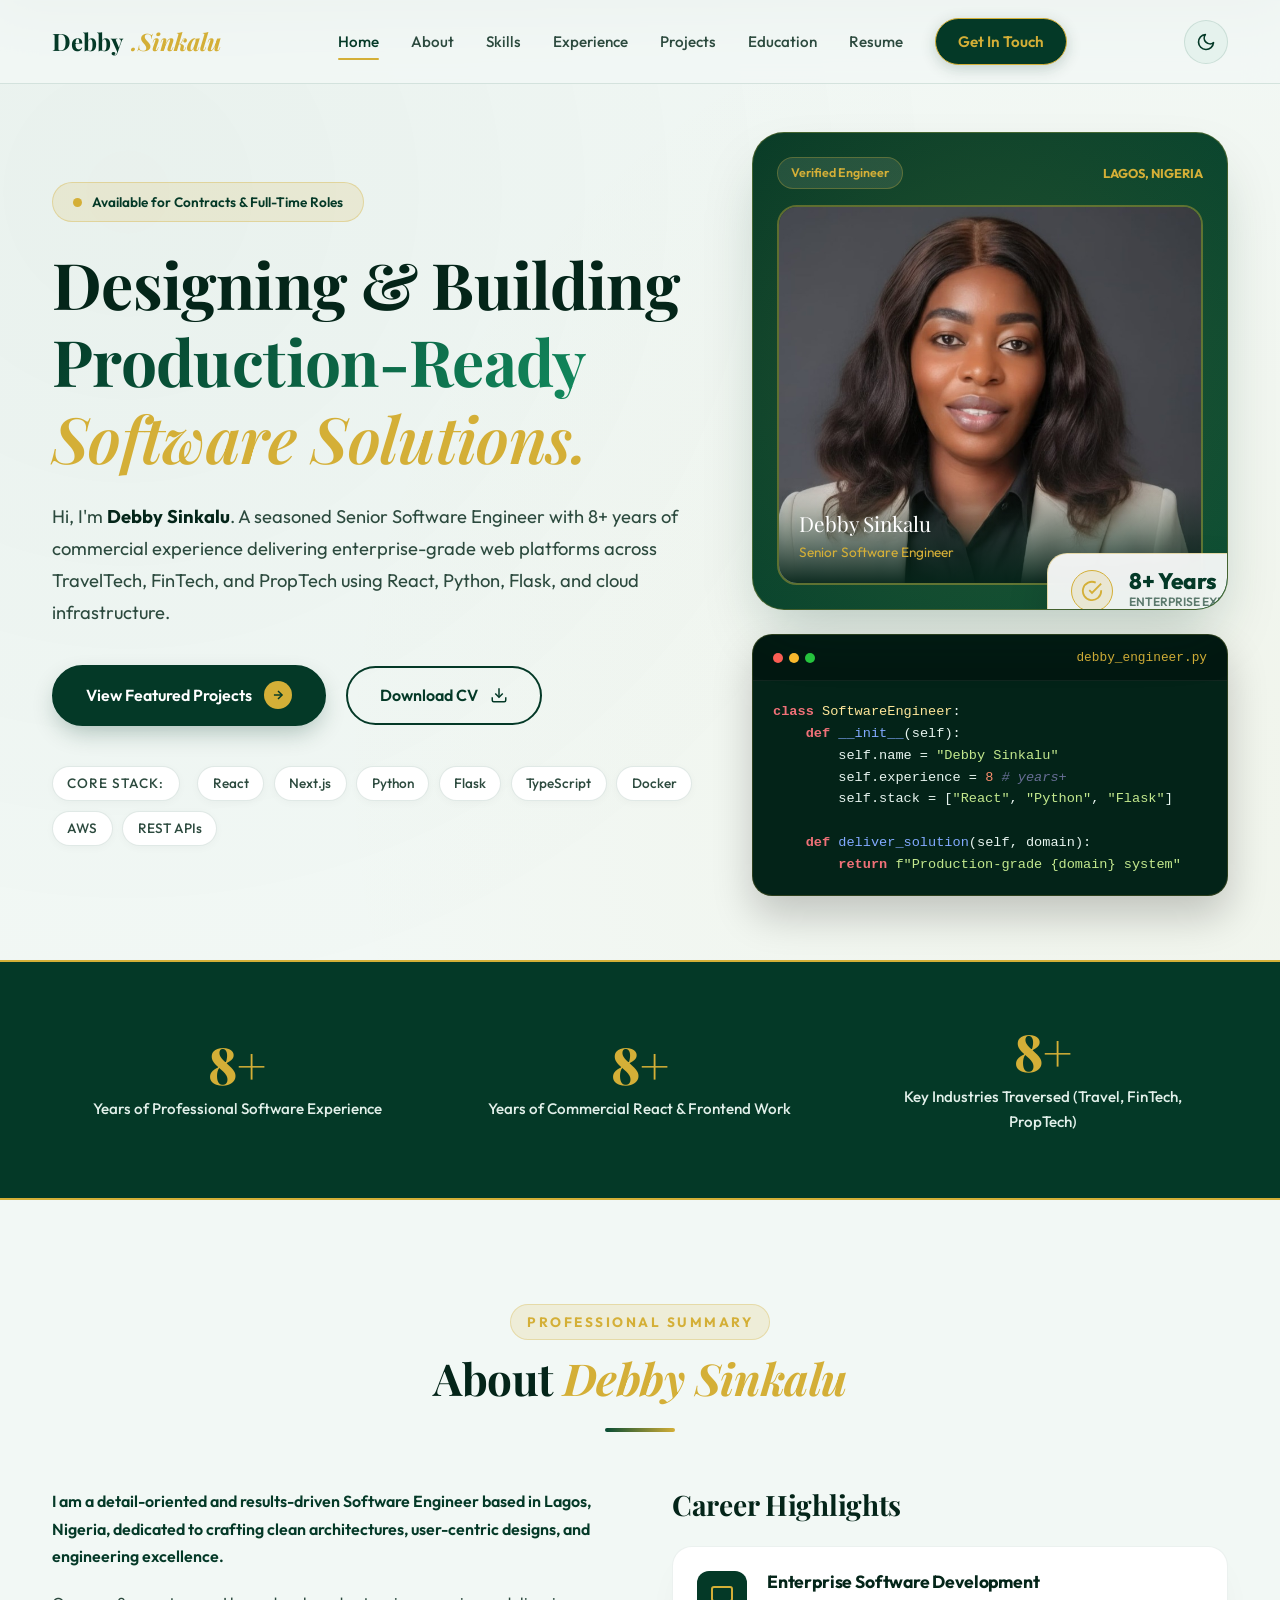
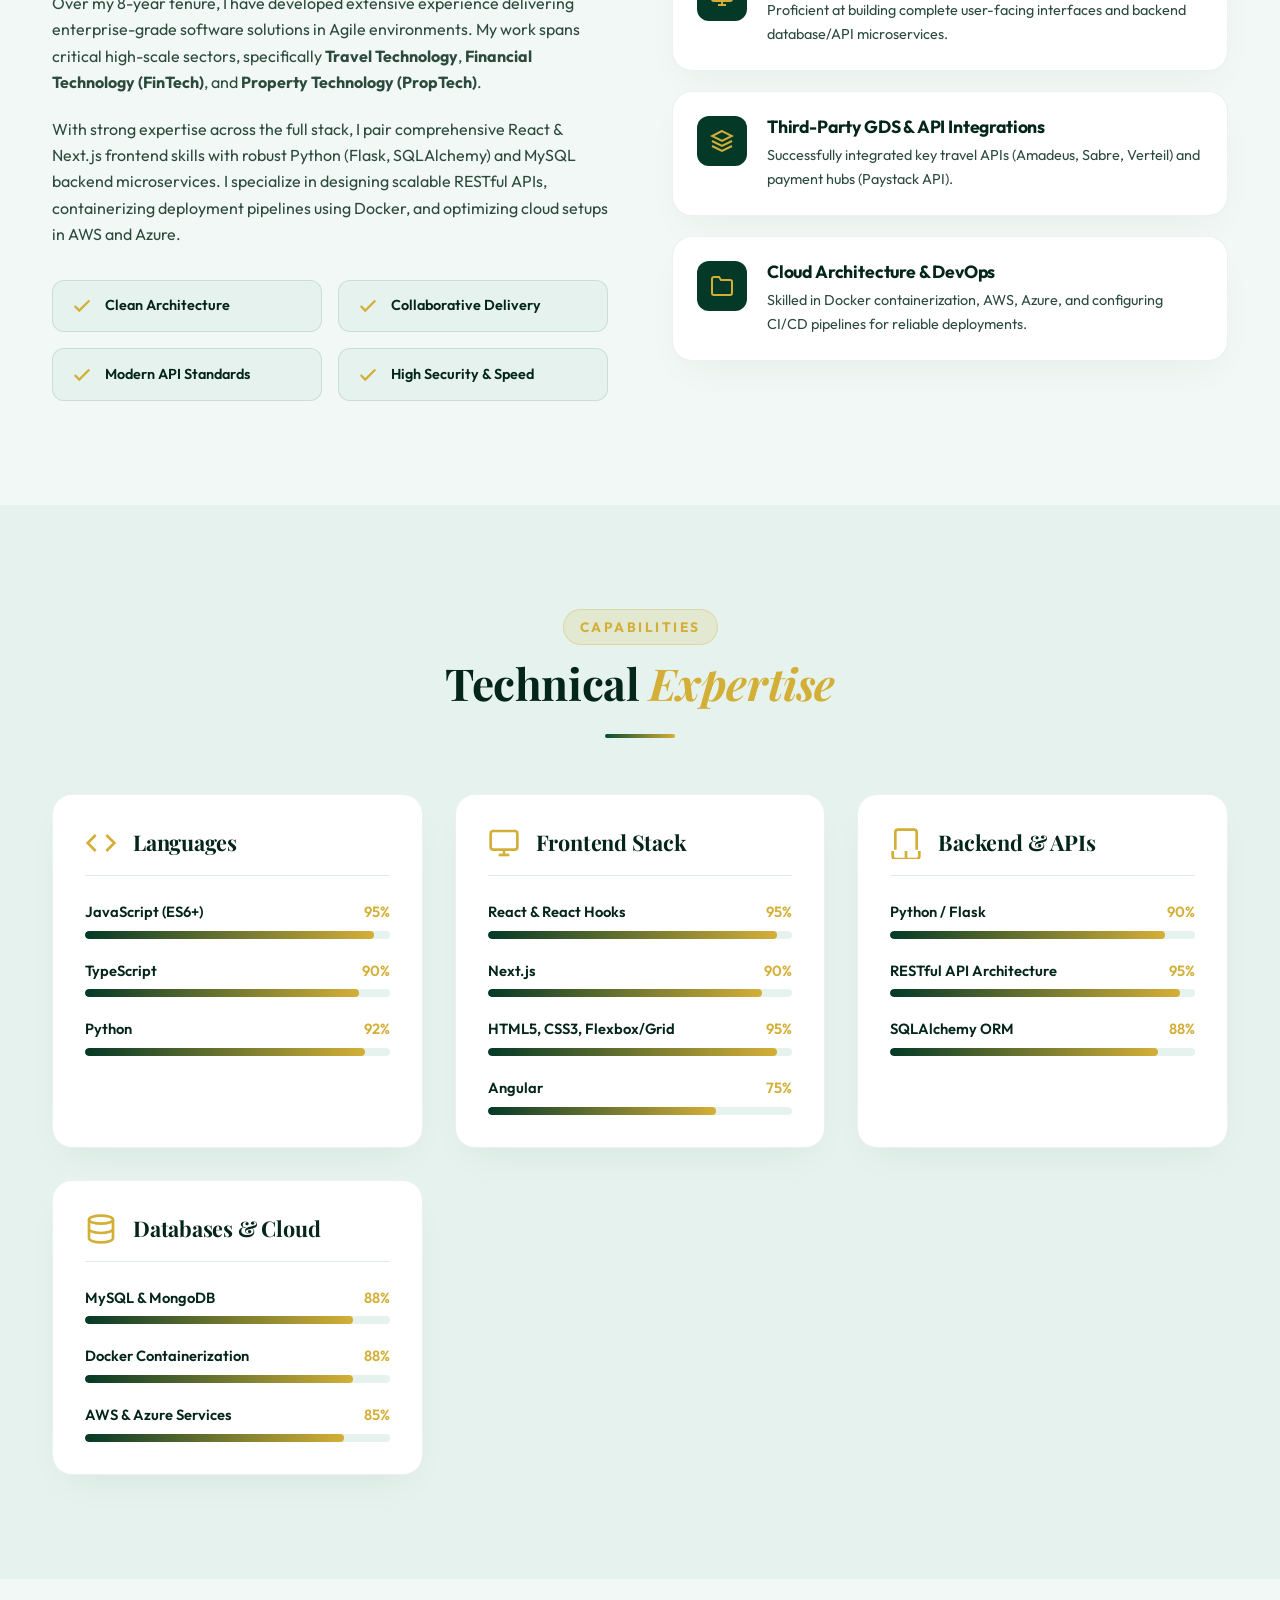
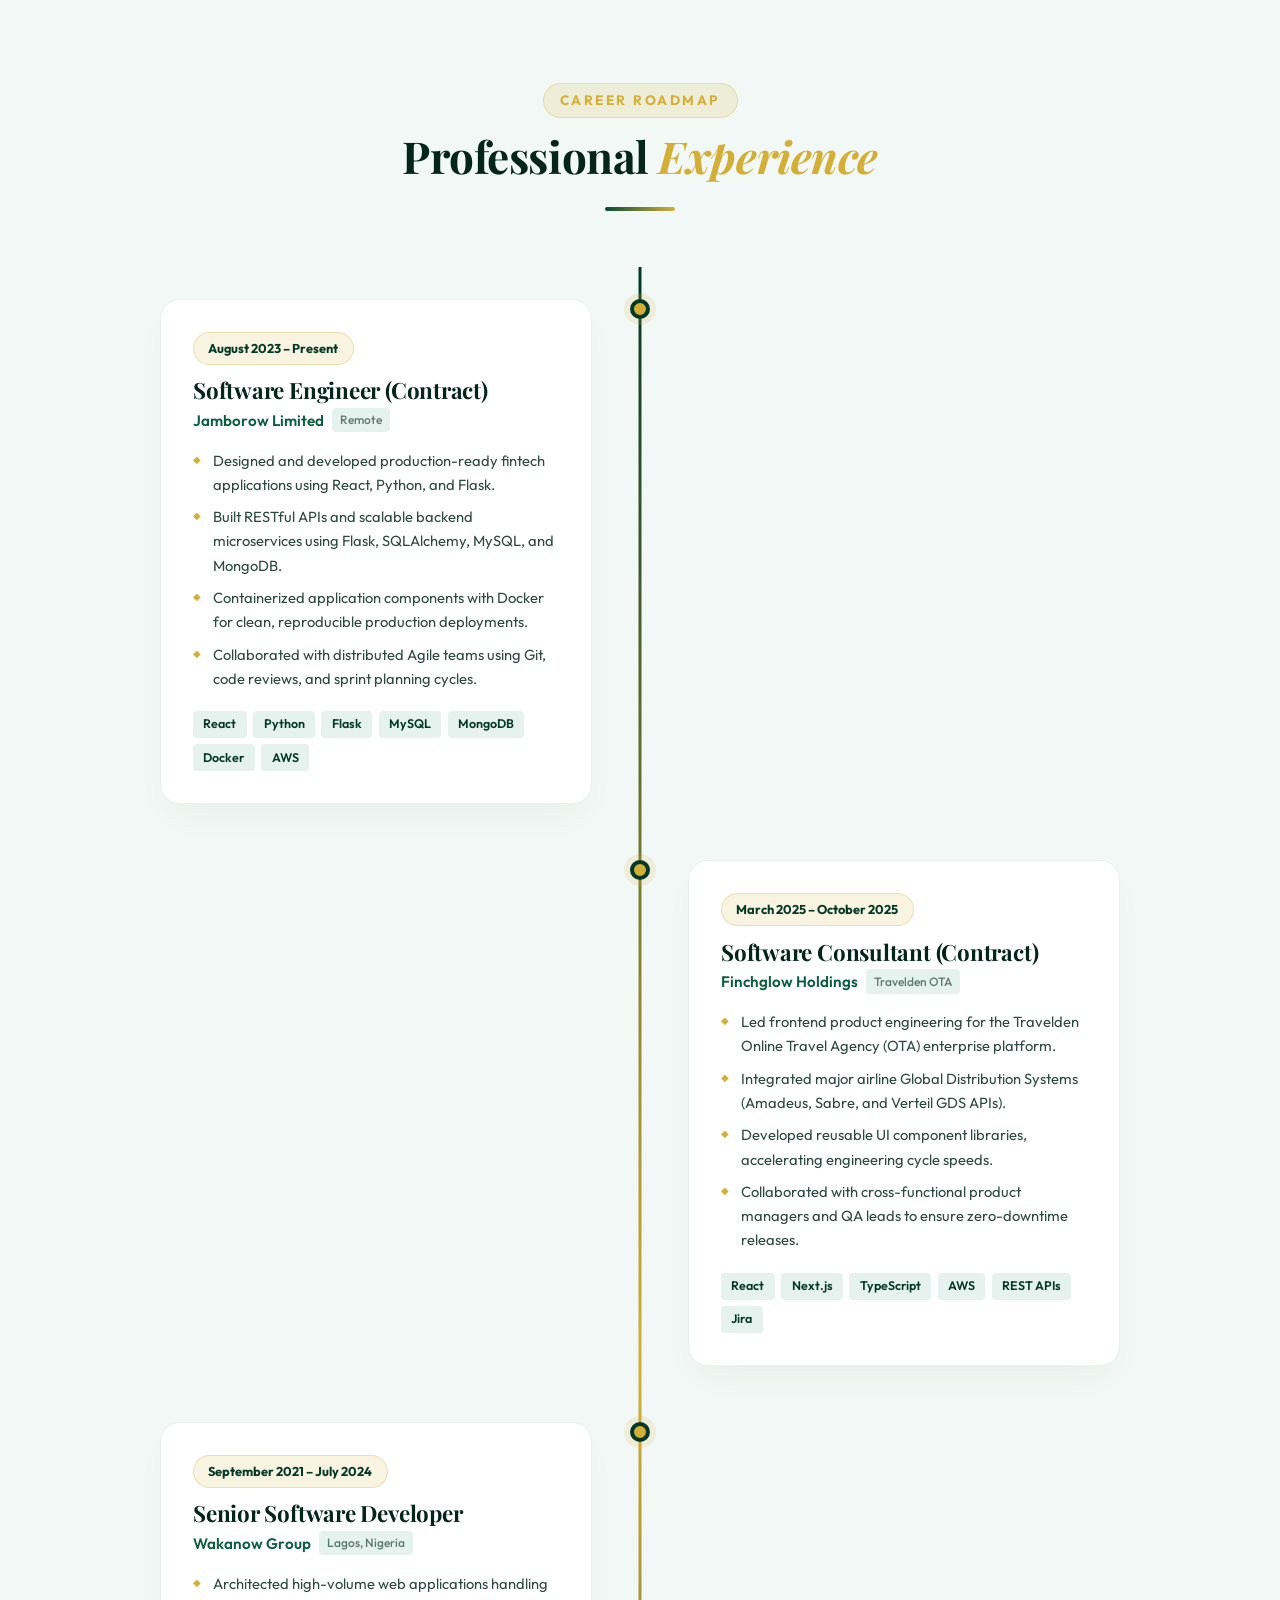
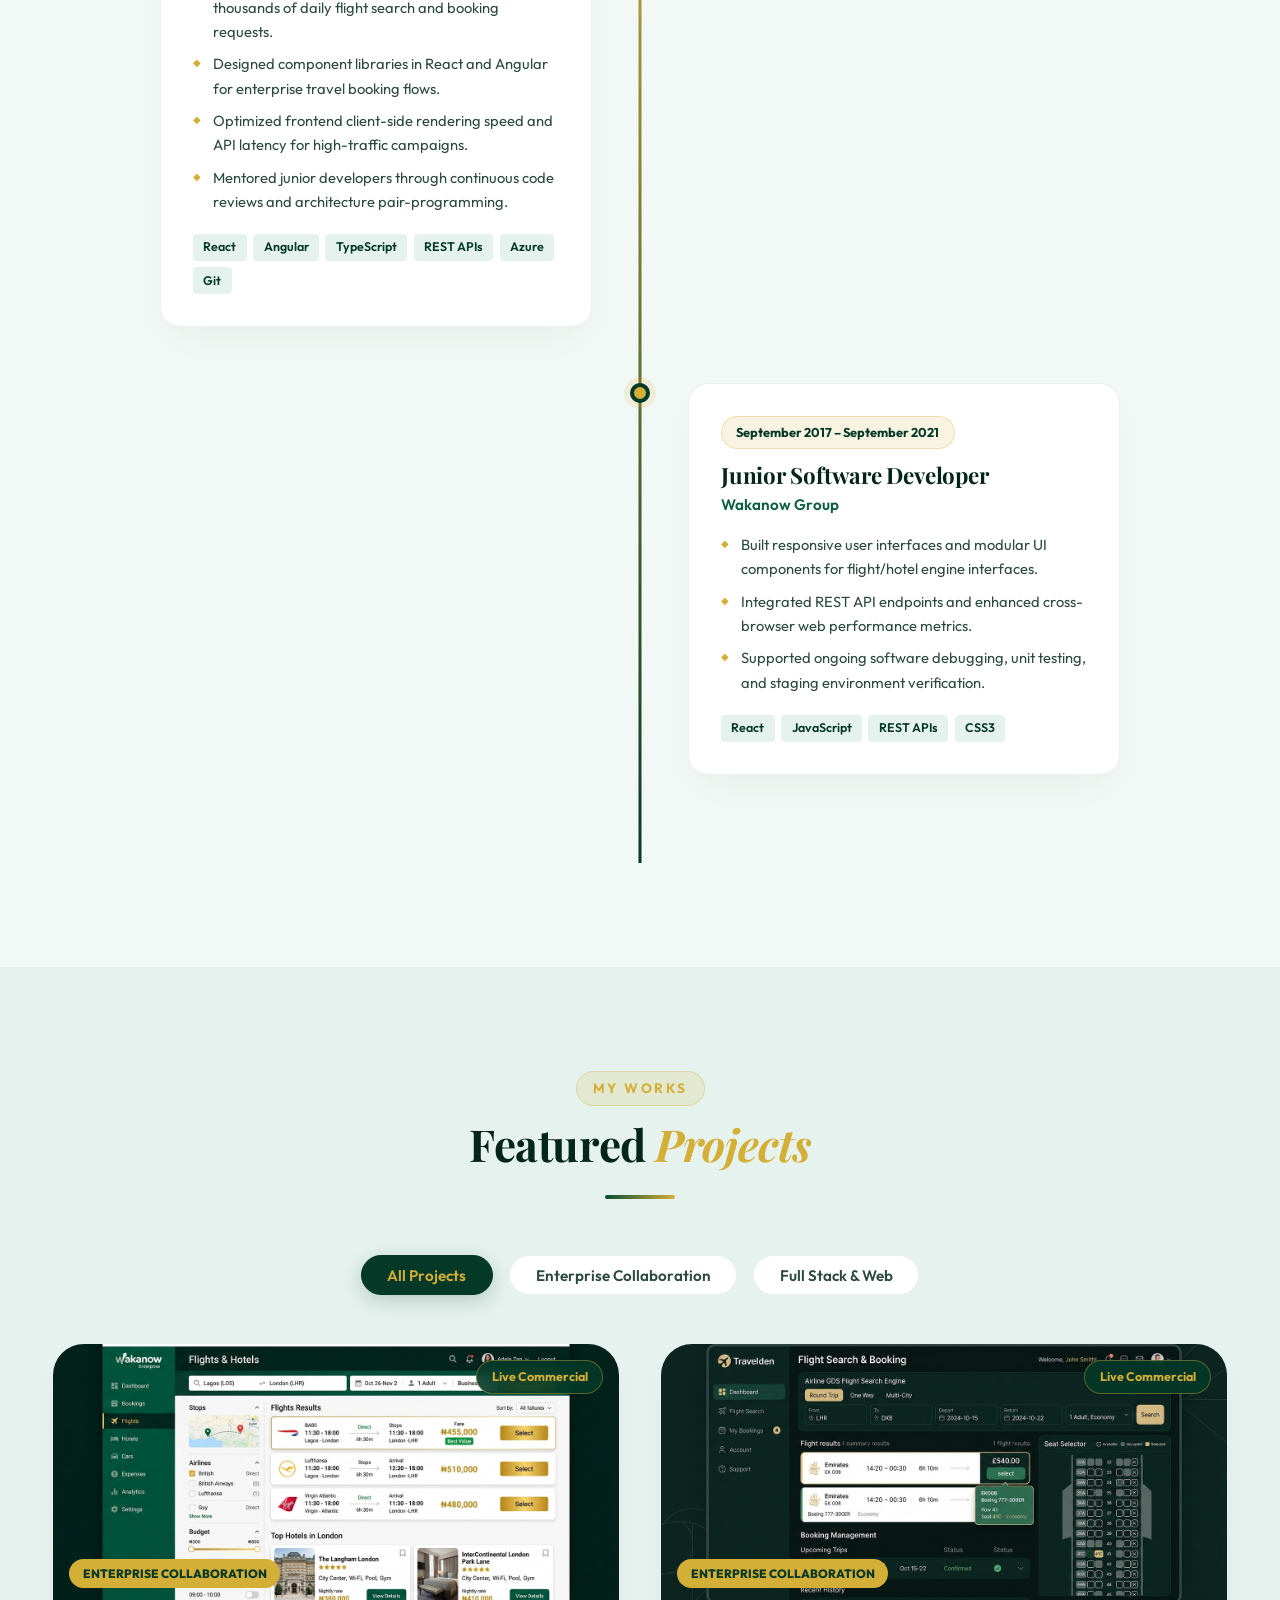
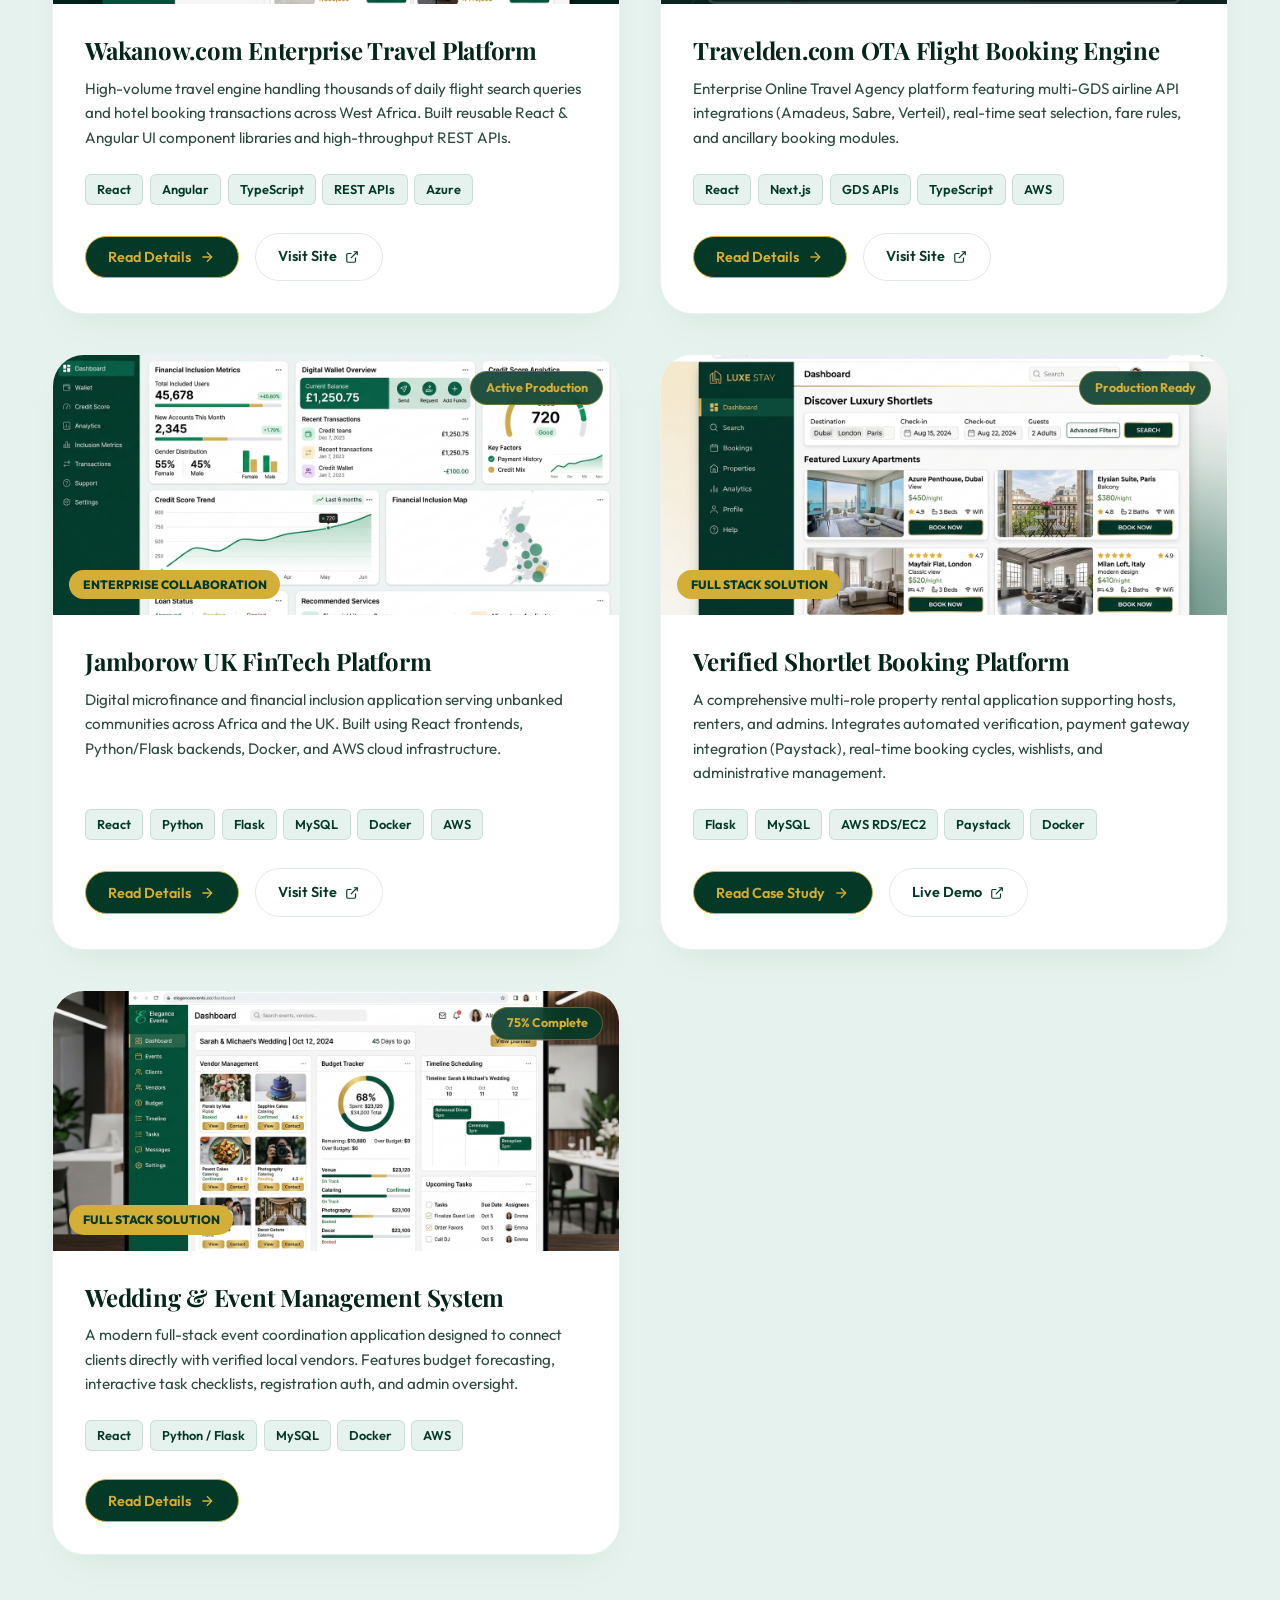
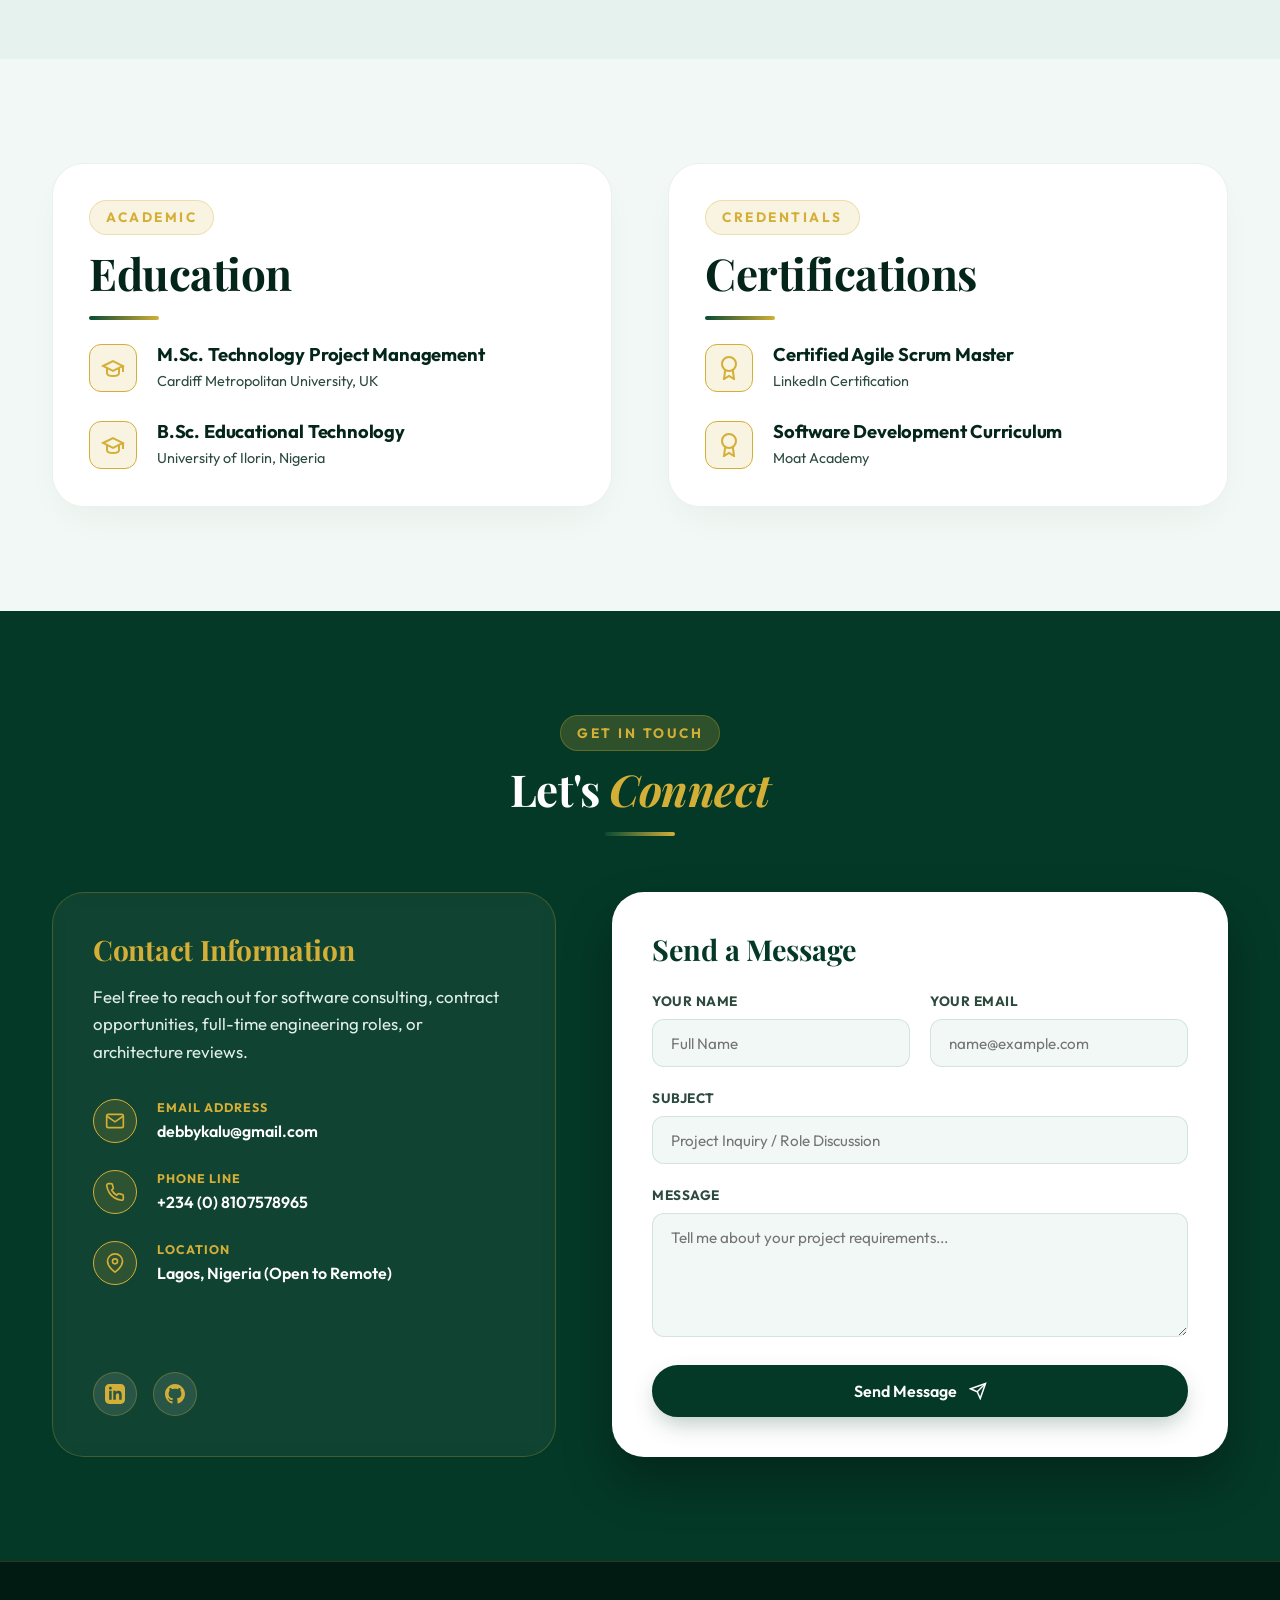
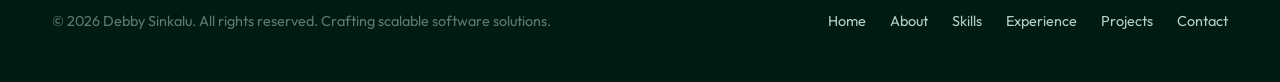
<file: index.html>
<!DOCTYPE html>
<html lang="en" data-theme="light">
<head>
    <meta charset="UTF-8">
    <meta name="viewport" content="width=device-width, initial-scale=1.0">
    <meta name="description" content="Professional portfolio of Debby Sinkalu, Senior Software Engineer with 8+ years of experience delivering enterprise-grade TravelTech, FinTech, and PropTech applications.">
    <meta name="keywords" content="Debby Sinkalu, Senior Software Engineer, Software Engineer, React, Python, Flask, Lagos, Nigeria, Web Developer">
    <meta name="author" content="Debby Sinkalu">
    <title>Debby Sinkalu | Senior Software Engineer</title>
    
    <!-- Google Fonts: Playfair Display (Serif Headings) & Outfit (Body Copy) -->
    <link rel="preconnect" href="https://fonts.googleapis.com">
    <link rel="preconnect" href="https://fonts.gstatic.com" crossorigin>
    <link href="https://fonts.googleapis.com/css2?family=Outfit:wght@300;400;500;600;700;800&family=Playfair+Display:ital,wght@0,500;0,600;0,700;0,800;1,600&display=swap" rel="stylesheet">
    
    <!-- Stylesheet -->
    <link rel="stylesheet" href="style.css">
</head>
<body>

    <!-- Page Preloader -->
    <div id="page-loader" class="page-loader">
        <div class="loader-content">
            <div class="loader-logo">
                Debby <span class="loader-logo logo-gold">Sinkalu</span>
            </div>
            <div class="loader-spinner-ring"></div>
            <div class="loader-text">Loading Portfolio...</div>
        </div>
    </div>

    <!-- Header Navigation -->
    <header class="navbar" id="navbar">
        <div class="nav-container">
            <a href="#hero" class="nav-logo" id="nav-logo">
                <span class="logo-emerald">Debby</span><span class="logo-gold">.Sinkalu</span>
            </a>
            
            <nav class="nav-menu" id="nav-menu">
                <a href="#hero" class="nav-link active">Home</a>
                <a href="#about" class="nav-link">About</a>
                <a href="#skills" class="nav-link">Skills</a>
                <a href="#experience" class="nav-link">Experience</a>
                <a href="#projects" class="nav-link">Projects</a>
                <a href="#education" class="nav-link">Education</a>
                <a href="Debby_CV.pdf" download="Debby_CV.pdf" class="nav-link">Resume</a>
                <a href="#contact" class="nav-link nav-btn-contact">Get In Touch</a>
            </nav>
            
            <div class="nav-actions">
                <button class="theme-toggle" id="theme-toggle" aria-label="Toggle light/dark theme">
                    <!-- Sun Icon for Dark Mode -->
                    <svg class="sun-icon" viewBox="0 0 24 24" fill="none" stroke="currentColor" stroke-width="2" stroke-linecap="round" stroke-linejoin="round">
                        <circle cx="12" cy="12" r="5"></circle>
                        <line x1="12" y1="1" x2="12" y2="3"></line>
                        <line x1="12" y1="21" x2="12" y2="23"></line>
                        <line x1="4.22" y1="4.22" x2="5.64" y2="5.64"></line>
                        <line x1="18.36" y1="18.36" x2="19.78" y2="19.78"></line>
                        <line x1="1" y1="12" x2="3" y2="12"></line>
                        <line x1="21" y1="12" x2="23" y2="12"></line>
                        <line x1="4.22" y1="19.78" x2="5.64" y2="18.36"></line>
                        <line x1="18.36" y1="5.64" x2="19.78" y2="4.22"></line>
                    </svg>
                    <!-- Moon Icon for Light Mode -->
                    <svg class="moon-icon" viewBox="0 0 24 24" fill="none" stroke="currentColor" stroke-width="2" stroke-linecap="round" stroke-linejoin="round">
                        <path d="M21 12.79A9 9 0 1 1 11.21 3 7 7 0 0 0 21 12.79z"></path>
                    </svg>
                </button>
                
                <button class="mobile-menu-toggle" id="mobile-menu-toggle" aria-label="Toggle mobile menu">
                    <span></span>
                    <span></span>
                    <span></span>
                </button>
            </div>
        </div>
    </header>

    <!-- Mobile Navigation Drawer -->
    <div class="mobile-menu" id="mobile-menu-dropdown">
        <a href="#hero" class="mobile-nav-link">Home</a>
        <a href="#about" class="mobile-nav-link">About</a>
        <a href="#skills" class="mobile-nav-link">Skills</a>
        <a href="#experience" class="mobile-nav-link">Experience</a>
        <a href="#projects" class="mobile-nav-link">Projects</a>
        <a href="#education" class="mobile-nav-link">Education</a>
        <a href="Debby_CV.pdf" download="Debby_CV.pdf" class="mobile-nav-link">Resume</a>
        <a href="#contact" class="mobile-nav-link">Contact</a>
    </div>

    <main>
        <!-- Hero Section -->
        <section class="hero-section" id="hero">
            <div class="container">
                <div class="hero-grid">
                    <div class="hero-content scroll-reveal">
                        <div class="badge-availability">
                            <span class="pulse-dot"></span> Available for Contracts & Full-Time Roles
                        </div>
                        
                        <h1 class="hero-title">
                            Designing & Building <br>
                            <span class="text-emerald-gradient">Production-Ready</span> <br>
                            <span class="serif-italic">Software Solutions.</span>
                        </h1>
                        
                        <p class="hero-subtitle">
                            Hi, I'm <strong>Debby Sinkalu</strong>. A seasoned Senior Software Engineer with 8+ years of commercial experience delivering enterprise-grade web platforms across TravelTech, FinTech, and PropTech using React, Python, Flask, and cloud infrastructure.
                        </p>
                        
                        <div class="hero-cta">
                            <a href="#projects" class="btn btn-primary" id="hero-btn-work">
                                View Featured Projects
                                <span class="btn-icon-circle">
                                    <svg viewBox="0 0 24 24" fill="none" stroke="currentColor" stroke-width="2.5" style="width: 14px; height: 14px;">
                                        <line x1="5" y1="12" x2="19" y2="12"></line>
                                        <polyline points="12 5 19 12 12 19"></polyline>
                                    </svg>
                                </span>
                            </a>
                            <a href="Debby_CV.pdf" download="Debby_CV.pdf" class="btn btn-secondary" id="hero-btn-cv">
                                Download CV
                                <svg viewBox="0 0 24 24" fill="none" stroke="currentColor" stroke-width="2" style="width: 18px; height: 18px;">
                                    <path d="M21 15v4a2 2 0 0 1-2 2H5a2 2 0 0 1-2-2v-4"></path>
                                    <polyline points="7 10 12 15 17 10"></polyline>
                                    <line x1="12" y1="15" x2="12" y2="3"></line>
                                </svg>
                            </a>
                        </div>

                        <div class="hero-tech-pills">
                            <span class="tech-pill-label">Core Stack:</span>
                            <span>React</span>
                            <span>Next.js</span>
                            <span>Python</span>
                            <span>Flask</span>
                            <span>TypeScript</span>
                            <span>Docker</span>
                            <span>AWS</span>
                            <span>REST APIs</span>
                        </div>
                    </div>
                    
                    <div class="hero-visual scroll-reveal">
                        <div class="visual-stack">
                            <!-- Hero Image Avatar Card -->
                            <div class="avatar-card-wrapper">
                                <div class="avatar-header">
                                    <span class="avatar-badge">Verified Engineer</span>
                                    <span class="text-gold" style="font-size: 0.8rem; font-weight: 700;">LAGOS, NIGERIA</span>
                                </div>
                                <div class="avatar-img-container">
                                    <img src="debby_avatar.jpg" alt="Debby Sinkalu - Senior Software Engineer">
                                    <div class="avatar-info-overlay">
                                        <div class="avatar-name">Debby Sinkalu</div>
                                        <div class="avatar-role"> Senior Software Engineer</div>
                                    </div>
                                </div>
                                
                                <!-- Floating Stat Card -->
                                <div class="floating-stat-card">
                                    <div class="stat-icon-gold">
                                        <svg viewBox="0 0 24 24" fill="none" stroke="currentColor" stroke-width="2" style="width: 22px; height: 22px;">
                                            <path d="M22 11.08V12a10 10 0 1 1-5.93-9.14"></path>
                                            <polyline points="22 4 12 14.01 9 11.01"></polyline>
                                        </svg>
                                    </div>
                                    <div>
                                        <div class="stat-text-val">8+ Years</div>
                                        <div class="stat-text-lbl">Enterprise Exp</div>
                                    </div>
                                </div>
                            </div>

                            <!-- Code Showcase Card -->
                            <div class="code-preview-card">
                                <div class="code-header">
                                    <div class="code-dots">
                                        <span class="dot red"></span>
                                        <span class="dot yellow"></span>
                                        <span class="dot green"></span>
                                    </div>
                                    <span class="code-filename">debby_engineer.py</span>
                                </div>
                                <div class="code-body">
                                    <pre><code><span class="code-keyword">class</span> <span class="code-class">SoftwareEngineer</span>:
    <span class="code-keyword">def</span> <span class="code-func">__init__</span>(<span class="code-self">self</span>):
        <span class="code-self">self</span>.name = <span class="code-str">"Debby Sinkalu"</span>
        <span class="code-self">self</span>.experience = <span class="code-num">8</span> <span class="code-comment"># years+</span>
        <span class="code-self">self</span>.stack = [<span class="code-str">"React"</span>, <span class="code-str">"Python"</span>, <span class="code-str">"Flask"</span>]

    <span class="code-keyword">def</span> <span class="code-func">deliver_solution</span>(<span class="code-self">self</span>, domain):
        <span class="code-keyword">return</span> <span class="code-str">f"Production-grade {domain} system"</span></code></pre>
                                </div>
                            </div>
                        </div>
                    </div>
                </div>
            </div>
        </section>

        <!-- Stats Bar Section -->
        <section class="stats-section">
            <div class="container stats-container">
                <div class="stat-block">
                    <div class="stat-number">8+</div>
                    <div class="stat-label">Years of Professional Software Experience</div>
                </div>
                <div class="stat-block">
                    <div class="stat-number">8+</div>
                    <div class="stat-label">Years of Commercial React & Frontend Work</div>
                </div>
                <div class="stat-block">
                    <div class="stat-number">8+</div>
                    <div class="stat-label">Key Industries Traversed (Travel, FinTech, PropTech)</div>
                </div>
            </div>
        </section>

        <!-- About Me Section -->
        <section class="about-section" id="about">
            <div class="container">
                <div class="section-header text-center scroll-reveal">
                    <span class="section-tagline">Professional Summary</span>
                    <h2 class="section-title">About <span>Debby Sinkalu</span></h2>
                    <div class="underline-accent"></div>
                </div>
                
                <div class="about-grid">
                    <div class="about-text scroll-reveal">
                        <p class="about-lead">
                            I am a detail-oriented and results-driven Software Engineer based in Lagos, Nigeria, dedicated to crafting clean architectures, user-centric designs, and engineering excellence.
                        </p>
                        <p>
                            Over my 8-year tenure, I have developed extensive experience delivering enterprise-grade software solutions in Agile environments. My work spans critical high-scale sectors, specifically <strong>Travel Technology</strong>, <strong>Financial Technology (FinTech)</strong>, and <strong>Property Technology (PropTech)</strong>.
                        </p>
                        <p>
                            With strong expertise across the full stack, I pair comprehensive React & Next.js frontend skills with robust Python (Flask, SQLAlchemy) and MySQL backend microservices. I specialize in designing scalable RESTful APIs, containerizing deployment pipelines using Docker, and optimizing cloud setups in AWS and Azure.
                        </p>

                        <div class="principles-grid">
                            <div class="principle-item">
                                <svg class="principle-icon" viewBox="0 0 24 24" fill="none" stroke="currentColor" stroke-width="2.5"><polyline points="20 6 9 17 4 12"></polyline></svg>
                                Clean Architecture
                            </div>
                            <div class="principle-item">
                                <svg class="principle-icon" viewBox="0 0 24 24" fill="none" stroke="currentColor" stroke-width="2.5"><polyline points="20 6 9 17 4 12"></polyline></svg>
                                Collaborative Delivery
                            </div>
                            <div class="principle-item">
                                <svg class="principle-icon" viewBox="0 0 24 24" fill="none" stroke="currentColor" stroke-width="2.5"><polyline points="20 6 9 17 4 12"></polyline></svg>
                                Modern API Standards
                            </div>
                            <div class="principle-item">
                                <svg class="principle-icon" viewBox="0 0 24 24" fill="none" stroke="currentColor" stroke-width="2.5"><polyline points="20 6 9 17 4 12"></polyline></svg>
                                High Security & Speed
                            </div>
                        </div>
                    </div>
                    
                    <div class="about-highlights scroll-reveal">
                        <h3 class="serif-font" style="margin-bottom: 1.5rem;">Career Highlights</h3>
                        
                        <div class="highlight-cards">
                            <div class="highlight-card">
                                <div class="highlight-icon-box">
                                    <svg viewBox="0 0 24 24" fill="none" stroke="currentColor" stroke-width="2" style="width: 24px; height: 24px;">
                                        <rect x="2" y="3" width="20" height="14" rx="2" ry="2"></rect>
                                        <line x1="8" y1="21" x2="16" y2="21"></line>
                                        <line x1="12" y1="17" x2="12" y2="21"></line>
                                    </svg>
                                </div>
                                <div class="highlight-info">
                                    <h4>Enterprise Software Development</h4>
                                    <p>Proficient at building complete user-facing interfaces and backend database/API microservices.</p>
                                </div>
                            </div>
                            
                            <div class="highlight-card">
                                <div class="highlight-icon-box">
                                    <svg viewBox="0 0 24 24" fill="none" stroke="currentColor" stroke-width="2" style="width: 24px; height: 24px;">
                                        <path d="M12 2L2 7l10 5 10-5-10-5z"></path>
                                        <path d="M2 17l10 5 10-5"></path>
                                        <path d="M2 12l10 5 10-5"></path>
                                    </svg>
                                </div>
                                <div class="highlight-info">
                                    <h4>Third-Party GDS & API Integrations</h4>
                                    <p>Successfully integrated key travel APIs (Amadeus, Sabre, Verteil) and payment hubs (Paystack API).</p>
                                </div>
                            </div>
                            
                            <div class="highlight-card">
                                <div class="highlight-icon-box">
                                    <svg viewBox="0 0 24 24" fill="none" stroke="currentColor" stroke-width="2" style="width: 24px; height: 24px;">
                                        <path d="M22 19a2 2 0 0 1-2 2H4a2 2 0 0 1-2-2V5a2 2 0 0 1 2-2h5l2 3h9a2 2 0 0 1 2 2z"></path>
                                    </svg>
                                </div>
                                <div class="highlight-info">
                                    <h4>Cloud Architecture & DevOps</h4>
                                    <p>Skilled in Docker containerization, AWS, Azure, and configuring CI/CD pipelines for reliable deployments.</p>
                                </div>
                            </div>
                        </div>
                    </div>
                </div>
            </div>
        </section>

        <!-- Technical Expertise / Skills Section -->
        <section class="skills-section" id="skills">
            <div class="container">
                <div class="section-header text-center scroll-reveal">
                    <span class="section-tagline">Capabilities</span>
                    <h2 class="section-title">Technical <span>Expertise</span></h2>
                    <div class="underline-accent"></div>
                </div>
                
                <div class="skills-grid">
                    <!-- Languages -->
                    <div class="skill-category-card scroll-reveal">
                        <div class="category-header">
                            <svg class="category-icon" viewBox="0 0 24 24" fill="none" stroke="currentColor" stroke-width="2"><polyline points="16 18 22 12 16 6"></polyline><polyline points="8 6 2 12 8 18"></polyline></svg>
                            <h3>Languages</h3>
                        </div>
                        <div class="skill-list">
                            <div>
                                <div class="skill-item-header"><span>JavaScript (ES6+)</span><span class="skill-percent">95%</span></div>
                                <div class="skill-track"><div class="skill-fill" style="width: 95%;"></div></div>
                            </div>
                            <div>
                                <div class="skill-item-header"><span>TypeScript</span><span class="skill-percent">90%</span></div>
                                <div class="skill-track"><div class="skill-fill" style="width: 90%;"></div></div>
                            </div>
                            <div>
                                <div class="skill-item-header"><span>Python</span><span class="skill-percent">92%</span></div>
                                <div class="skill-track"><div class="skill-fill" style="width: 92%;"></div></div>
                            </div>
                        </div>
                    </div>

                    <!-- Frontend -->
                    <div class="skill-category-card scroll-reveal">
                        <div class="category-header">
                            <svg class="category-icon" viewBox="0 0 24 24" fill="none" stroke="currentColor" stroke-width="2"><rect x="2" y="3" width="20" height="14" rx="2" ry="2"></rect><line x1="8" y1="21" x2="16" y2="21"></line><line x1="12" y1="17" x2="12" y2="21"></line></svg>
                            <h3>Frontend Stack</h3>
                        </div>
                        <div class="skill-list">
                            <div>
                                <div class="skill-item-header"><span>React & React Hooks</span><span class="skill-percent">95%</span></div>
                                <div class="skill-track"><div class="skill-fill" style="width: 95%;"></div></div>
                            </div>
                            <div>
                                <div class="skill-item-header"><span>Next.js</span><span class="skill-percent">90%</span></div>
                                <div class="skill-track"><div class="skill-fill" style="width: 90%;"></div></div>
                            </div>
                            <div>
                                <div class="skill-item-header"><span>HTML5, CSS3, Flexbox/Grid</span><span class="skill-percent">95%</span></div>
                                <div class="skill-track"><div class="skill-fill" style="width: 95%;"></div></div>
                            </div>
                            <div>
                                <div class="skill-item-header"><span>Angular</span><span class="skill-percent">75%</span></div>
                                <div class="skill-track"><div class="skill-fill" style="width: 75%;"></div></div>
                            </div>
                        </div>
                    </div>

                    <!-- Backend -->
                    <div class="skill-category-card scroll-reveal">
                        <div class="category-header">
                            <svg class="category-icon" viewBox="0 0 24 24" fill="none" stroke="currentColor" stroke-width="2"><path d="M4 17V4a2 2 0 0 1 2-2h12a2 2 0 0 1 2 2v13"></path><path d="M22 18v4a2 2 0 0 1-2 2H4a2 2 0 0 1-2-2v-4"></path><path d="M12 18v6"></path></svg>
                            <h3>Backend & APIs</h3>
                        </div>
                        <div class="skill-list">
                            <div>
                                <div class="skill-item-header"><span>Python / Flask</span><span class="skill-percent">90%</span></div>
                                <div class="skill-track"><div class="skill-fill" style="width: 90%;"></div></div>
                            </div>
                            <div>
                                <div class="skill-item-header"><span>RESTful API Architecture</span><span class="skill-percent">95%</span></div>
                                <div class="skill-track"><div class="skill-fill" style="width: 95%;"></div></div>
                            </div>
                            <div>
                                <div class="skill-item-header"><span>SQLAlchemy ORM</span><span class="skill-percent">88%</span></div>
                                <div class="skill-track"><div class="skill-fill" style="width: 88%;"></div></div>
                            </div>
                        </div>
                    </div>

                    <!-- Databases & Cloud -->
                    <div class="skill-category-card scroll-reveal">
                        <div class="category-header">
                            <svg class="category-icon" viewBox="0 0 24 24" fill="none" stroke="currentColor" stroke-width="2"><ellipse cx="12" cy="5" rx="9" ry="3"></ellipse><path d="M3 5v14c0 1.66 4 3 9 3s9-1.34 9-3V5"></path><path d="M3 12c0 1.66 4 3 9 3s9-1.34 9-3"></path></svg>
                            <h3>Databases & Cloud</h3>
                        </div>
                        <div class="skill-list">
                            <div>
                                <div class="skill-item-header"><span>MySQL & MongoDB</span><span class="skill-percent">88%</span></div>
                                <div class="skill-track"><div class="skill-fill" style="width: 88%;"></div></div>
                            </div>
                            <div>
                                <div class="skill-item-header"><span>Docker Containerization</span><span class="skill-percent">88%</span></div>
                                <div class="skill-track"><div class="skill-fill" style="width: 88%;"></div></div>
                            </div>
                            <div>
                                <div class="skill-item-header"><span>AWS & Azure Services</span><span class="skill-percent">85%</span></div>
                                <div class="skill-track"><div class="skill-fill" style="width: 85%;"></div></div>
                            </div>
                        </div>
                    </div>
                </div>
            </div>
        </section>

        <!-- Professional Experience Roadmap Section -->
        <section class="experience-section" id="experience">
            <div class="container">
                <div class="section-header text-center scroll-reveal">
                    <span class="section-tagline">Career Roadmap</span>
                    <h2 class="section-title">Professional <span>Experience</span></h2>
                    <div class="underline-accent"></div>
                </div>
                
                <div class="timeline">
                    <!-- Timeline Line with Nodes -->

                    <!-- Role 1 -->
                    <div class="timeline-item left scroll-reveal">
                        <div class="timeline-node"></div>
                        <div class="timeline-card">
                            <span class="job-duration-pill">August 2023 – Present</span>
                            <h3 class="job-title">Software Engineer (Contract)</h3>
                            <div class="job-company">
                                Jamborow Limited <span class="job-badge">Remote</span>
                            </div>
                            <ul class="job-bullets">
                                <li>Designed and developed production-ready fintech applications using React, Python, and Flask.</li>
                                <li>Built RESTful APIs and scalable backend microservices using Flask, SQLAlchemy, MySQL, and MongoDB.</li>
                                <li>Containerized application components with Docker for clean, reproducible production deployments.</li>
                                <li>Collaborated with distributed Agile teams using Git, code reviews, and sprint planning cycles.</li>
                            </ul>
                            <div class="job-tech-stack">
                                <span>React</span><span>Python</span><span>Flask</span><span>MySQL</span><span>MongoDB</span><span>Docker</span><span>AWS</span>
                            </div>
                        </div>
                    </div>

                    <!-- Role 2 -->
                    <div class="timeline-item right scroll-reveal">
                        <div class="timeline-node"></div>
                        <div class="timeline-card">
                            <span class="job-duration-pill">March 2025 – October 2025</span>
                            <h3 class="job-title">Software Consultant (Contract)</h3>
                            <div class="job-company">
                                Finchglow Holdings <span class="job-badge">Travelden OTA</span>
                            </div>
                            <ul class="job-bullets">
                                <li>Led frontend product engineering for the Travelden Online Travel Agency (OTA) enterprise platform.</li>
                                <li>Integrated major airline Global Distribution Systems (Amadeus, Sabre, and Verteil GDS APIs).</li>
                                <li>Developed reusable UI component libraries, accelerating engineering cycle speeds.</li>
                                <li>Collaborated with cross-functional product managers and QA leads to ensure zero-downtime releases.</li>
                            </ul>
                            <div class="job-tech-stack">
                                <span>React</span><span>Next.js</span><span>TypeScript</span><span>AWS</span><span>REST APIs</span><span>Jira</span>
                            </div>
                        </div>
                    </div>

                    <!-- Role 3 -->
                    <div class="timeline-item left scroll-reveal">
                        <div class="timeline-node"></div>
                        <div class="timeline-card">
                            <span class="job-duration-pill">September 2021 – July 2024</span>
                            <h3 class="job-title">Senior Software Developer</h3>
                            <div class="job-company">
                                Wakanow Group <span class="job-badge">Lagos, Nigeria</span>
                            </div>
                            <ul class="job-bullets">
                                <li>Architected high-volume web applications handling thousands of daily flight search and booking requests.</li>
                                <li>Designed component libraries in React and Angular for enterprise travel booking flows.</li>
                                <li>Optimized frontend client-side rendering speed and API latency for high-traffic campaigns.</li>
                                <li>Mentored junior developers through continuous code reviews and architecture pair-programming.</li>
                            </ul>
                            <div class="job-tech-stack">
                                <span>React</span><span>Angular</span><span>TypeScript</span><span>REST APIs</span><span>Azure</span><span>Git</span>
                            </div>
                        </div>
                    </div>

                    <!-- Role 4 -->
                    <div class="timeline-item right scroll-reveal">
                        <div class="timeline-node"></div>
                        <div class="timeline-card">
                            <span class="job-duration-pill">September 2017 – September 2021</span>
                            <h3 class="job-title">Junior Software Developer</h3>
                            <div class="job-company">
                                Wakanow Group
                            </div>
                            <ul class="job-bullets">
                                <li>Built responsive user interfaces and modular UI components for flight/hotel engine interfaces.</li>
                                <li>Integrated REST API endpoints and enhanced cross-browser web performance metrics.</li>
                                <li>Supported ongoing software debugging, unit testing, and staging environment verification.</li>
                            </ul>
                            <div class="job-tech-stack">
                                <span>React</span><span>JavaScript</span><span>REST APIs</span><span>CSS3</span>
                            </div>
                        </div>
                    </div>
                </div>
            </div>
        </section>

        <!-- Featured Projects Section -->
        <section class="projects-section" id="projects">
            <div class="container">
                <div class="section-header text-center scroll-reveal">
                    <span class="section-tagline">My Works</span>
                    <h2 class="section-title">Featured <span>Projects</span></h2>
                    <div class="underline-accent"></div>
                </div>
                
                <!-- Filter Buttons -->
                <div class="project-filters scroll-reveal">
                    <button class="filter-btn active" data-filter="all">All Projects</button>
                    <button class="filter-btn" data-filter="enterprise">Enterprise Collaboration</button>
                    <button class="filter-btn" data-filter="fullstack">Full Stack & Web</button>
                </div>
                
                <div class="projects-grid">
                    <!-- Project 1: Wakanow.com -->
                    <div class="project-card scroll-reveal" data-category="enterprise fullstack">
                        <div class="project-img-container">
                            <img src="wakanow_preview.jpg" alt="Wakanow.com Enterprise Travel Platform Mockup">
                            <span class="project-status-badge">Live Commercial</span>
                            <span class="project-tag">Enterprise Collaboration</span>
                        </div>
                        <div class="project-body">
                            <h3 class="project-title">Wakanow.com Enterprise Travel Platform</h3>
                            <p class="project-excerpt">
                                High-volume travel engine handling thousands of daily flight search queries and hotel booking transactions across West Africa. Built reusable React & Angular UI component libraries and high-throughput REST APIs.
                            </p>
                            <div class="project-tech-tags">
                                <span>React</span><span>Angular</span><span>TypeScript</span><span>REST APIs</span><span>Azure</span>
                            </div>
                            <div class="project-actions">
                                <button class="btn-read-case" onclick="openProjectModal('wakanow')">
                                    Read Details
                                    <svg viewBox="0 0 24 24" fill="none" stroke="currentColor" stroke-width="2" style="width: 16px; height: 16px;">
                                        <line x1="5" y1="12" x2="19" y2="12"></line>
                                        <polyline points="12 5 19 12 12 19"></polyline>
                                    </svg>
                                </button>
                                <a href="https://www.wakanow.com" target="_blank" rel="noopener" class="btn-live-demo">
                                    Visit Site
                                    <svg viewBox="0 0 24 24" fill="none" stroke="currentColor" stroke-width="2" style="width: 14px; height: 14px;">
                                        <path d="M18 13v6a2 2 0 0 1-2 2H5a2 2 0 0 1-2-2V8a2 2 0 0 1 2-2h6"></path>
                                        <polyline points="15 3 21 3 21 9"></polyline>
                                        <line x1="10" y1="14" x2="21" y2="3"></line>
                                    </svg>
                                </a>
                            </div>
                        </div>
                    </div>

                    <!-- Project 2: Travelden.com -->
                    <div class="project-card scroll-reveal" data-category="enterprise fullstack">
                        <div class="project-img-container">
                            <img src="travelden_preview.jpg" alt="Travelden.com OTA Flight Booking Platform Mockup">
                            <span class="project-status-badge">Live Commercial</span>
                            <span class="project-tag">Enterprise Collaboration</span>
                        </div>
                        <div class="project-body">
                            <h3 class="project-title">Travelden.com OTA Flight Booking Engine</h3>
                            <p class="project-excerpt">
                                Enterprise Online Travel Agency platform featuring multi-GDS airline API integrations (Amadeus, Sabre, Verteil), real-time seat selection, fare rules, and ancillary booking modules.
                            </p>
                            <div class="project-tech-tags">
                                <span>React</span><span>Next.js</span><span>GDS APIs</span><span>TypeScript</span><span>AWS</span>
                            </div>
                            <div class="project-actions">
                                <button class="btn-read-case" onclick="openProjectModal('travelden')">
                                    Read Details
                                    <svg viewBox="0 0 24 24" fill="none" stroke="currentColor" stroke-width="2" style="width: 16px; height: 16px;">
                                        <line x1="5" y1="12" x2="19" y2="12"></line>
                                        <polyline points="12 5 19 12 12 19"></polyline>
                                    </svg>
                                </button>
                                <a href="https://www.travelden.com" target="_blank" rel="noopener" class="btn-live-demo">
                                    Visit Site
                                    <svg viewBox="0 0 24 24" fill="none" stroke="currentColor" stroke-width="2" style="width: 14px; height: 14px;">
                                        <path d="M18 13v6a2 2 0 0 1-2 2H5a2 2 0 0 1-2-2V8a2 2 0 0 1 2-2h6"></path>
                                        <polyline points="15 3 21 3 21 9"></polyline>
                                        <line x1="10" y1="14" x2="21" y2="3"></line>
                                    </svg>
                                </a>
                            </div>
                        </div>
                    </div>

                    <!-- Project 3: Jamborow UK Ltd -->
                    <div class="project-card scroll-reveal" data-category="enterprise fullstack">
                        <div class="project-img-container">
                            <img src="jamborow_preview.jpg" alt="Jamborow UK FinTech Platform Mockup">
                            <span class="project-status-badge">Active Production</span>
                            <span class="project-tag">Enterprise Collaboration</span>
                        </div>
                        <div class="project-body">
                            <h3 class="project-title">Jamborow UK FinTech Platform</h3>
                            <p class="project-excerpt">
                                Digital microfinance and financial inclusion application serving unbanked communities across Africa and the UK. Built using React frontends, Python/Flask backends, Docker, and AWS cloud infrastructure.
                            </p>
                            <div class="project-tech-tags">
                                <span>React</span><span>Python</span><span>Flask</span><span>MySQL</span><span>Docker</span><span>AWS</span>
                            </div>
                            <div class="project-actions">
                                <button class="btn-read-case" onclick="openProjectModal('jamborow')">
                                    Read Details
                                    <svg viewBox="0 0 24 24" fill="none" stroke="currentColor" stroke-width="2" style="width: 16px; height: 16px;">
                                        <line x1="5" y1="12" x2="19" y2="12"></line>
                                        <polyline points="12 5 19 12 12 19"></polyline>
                                    </svg>
                                </button>
                                <a href="https://jamborow.co.uk/" target="_blank" rel="noopener" class="btn-live-demo">
                                    Visit Site
                                    <svg viewBox="0 0 24 24" fill="none" stroke="currentColor" stroke-width="2" style="width: 14px; height: 14px;">
                                        <path d="M18 13v6a2 2 0 0 1-2 2H5a2 2 0 0 1-2-2V8a2 2 0 0 1 2-2h6"></path>
                                        <polyline points="15 3 21 3 21 9"></polyline>
                                        <line x1="10" y1="14" x2="21" y2="3"></line>
                                    </svg>
                                </a>
                            </div>
                        </div>
                    </div>

                    <!-- Project 4: Shortlet -->
                    <div class="project-card scroll-reveal" data-category="fullstack">
                        <div class="project-img-container">
                            <img src="shortlet_preview.jpg" alt="Verified Shortlet Booking Platform Mockup">
                            <span class="project-status-badge">Production Ready</span>
                            <span class="project-tag">Full Stack Solution</span>
                        </div>
                        <div class="project-body">
                            <h3 class="project-title">Verified Shortlet Booking Platform</h3>
                            <p class="project-excerpt">
                                A comprehensive multi-role property rental application supporting hosts, renters, and admins. Integrates automated verification, payment gateway integration (Paystack), real-time booking cycles, wishlists, and administrative management.
                            </p>
                            <div class="project-tech-tags">
                                <span>Flask</span><span>MySQL</span><span>AWS RDS/EC2</span><span>Paystack</span><span>Docker</span>
                            </div>
                            <div class="project-actions">
                                <button class="btn-read-case" onclick="openProjectModal('shortlet')">
                                    Read Case Study
                                    <svg viewBox="0 0 24 24" fill="none" stroke="currentColor" stroke-width="2" style="width: 16px; height: 16px;">
                                        <line x1="5" y1="12" x2="19" y2="12"></line>
                                        <polyline points="12 5 19 12 12 19"></polyline>
                                    </svg>
                                </button>
                                <a href="http://ec2-54-205-57-68.compute-1.amazonaws.com/" target="_blank" rel="noopener" class="btn-live-demo">
                                    Live Demo
                                    <svg viewBox="0 0 24 24" fill="none" stroke="currentColor" stroke-width="2" style="width: 14px; height: 14px;">
                                        <path d="M18 13v6a2 2 0 0 1-2 2H5a2 2 0 0 1-2-2V8a2 2 0 0 1 2-2h6"></path>
                                        <polyline points="15 3 21 3 21 9"></polyline>
                                        <line x1="10" y1="14" x2="21" y2="3"></line>
                                    </svg>
                                </a>
                            </div>
                        </div>
                    </div>

                    <!-- Project 5: Wedding -->
                    <div class="project-card scroll-reveal" data-category="fullstack">
                        <div class="project-img-container">
                            <img src="event_preview.jpg" alt="Wedding & Event Management Platform Mockup">
                            <span class="project-status-badge">75% Complete</span>
                            <span class="project-tag">Full Stack Solution</span>
                        </div>
                        <div class="project-body">
                            <h3 class="project-title">Wedding & Event Management System</h3>
                            <p class="project-excerpt">
                                A modern full-stack event coordination application designed to connect clients directly with verified local vendors. Features budget forecasting, interactive task checklists, registration auth, and admin oversight.
                            </p>
                            <div class="project-tech-tags">
                                <span>React</span><span>Python / Flask</span><span>MySQL</span><span>Docker</span><span>AWS</span>
                            </div>
                            <div class="project-actions">
                                <button class="btn-read-case" onclick="openProjectModal('wedding')">
                                    Read Details
                                    <svg viewBox="0 0 24 24" fill="none" stroke="currentColor" stroke-width="2" style="width: 16px; height: 16px;">
                                        <line x1="5" y1="12" x2="19" y2="12"></line>
                                        <polyline points="12 5 19 12 12 19"></polyline>
                                    </svg>
                                </button>
                            </div>
                        </div>
                    </div>
                </div>
            </div>
        </section>

        <!-- Education & Credentials Section -->
        <section class="education-section" id="education">
            <div class="container">
                <div class="education-grid">
                    <!-- Education Card -->
                    <div class="edu-card scroll-reveal">
                        <div class="section-header" style="margin-bottom: 1.5rem;">
                            <span class="section-tagline">Academic</span>
                            <h2 class="section-title">Education</h2>
                            <div class="underline-accent"></div>
                        </div>
                        <div class="edu-items-list">
                            <div class="edu-item-row">
                                <div class="edu-icon-badge">
                                    <svg viewBox="0 0 24 24" fill="none" stroke="currentColor" stroke-width="2" style="width: 24px; height: 24px;">
                                        <path d="M22 10v6M2 10l10-5 10 5-10 5z"></path>
                                        <path d="M6 12v5c0 2 2 3 6 3s6-1 6-3v-5"></path>
                                    </svg>
                                </div>
                                <div class="edu-info">
                                    <h4>M.Sc. Technology Project Management</h4>
                                    <p>Cardiff Metropolitan University, UK</p>
                                </div>
                            </div>
                            
                            <div class="edu-item-row">
                                <div class="edu-icon-badge">
                                    <svg viewBox="0 0 24 24" fill="none" stroke="currentColor" stroke-width="2" style="width: 24px; height: 24px;">
                                        <path d="M22 10v6M2 10l10-5 10 5-10 5z"></path>
                                        <path d="M6 12v5c0 2 2 3 6 3s6-1 6-3v-5"></path>
                                    </svg>
                                </div>
                                <div class="edu-info">
                                    <h4>B.Sc. Educational Technology</h4>
                                    <p>University of Ilorin, Nigeria</p>
                                </div>
                            </div>
                        </div>
                    </div>

                    <!-- Certifications Card -->
                    <div class="cert-card scroll-reveal">
                        <div class="section-header" style="margin-bottom: 1.5rem;">
                            <span class="section-tagline">Credentials</span>
                            <h2 class="section-title">Certifications</h2>
                            <div class="underline-accent"></div>
                        </div>
                        <div class="cert-items-list">
                            <div class="cert-item-row">
                                <div class="edu-icon-badge">
                                    <svg viewBox="0 0 24 24" fill="none" stroke="currentColor" stroke-width="2" style="width: 24px; height: 24px;">
                                        <circle cx="12" cy="8" r="7"></circle>
                                        <polyline points="8.21 13.89 7 23 12 20 17 23 15.79 13.88"></polyline>
                                    </svg>
                                </div>
                                <div class="cert-info">
                                    <h4>Certified Agile Scrum Master</h4>
                                    <p>LinkedIn Certification</p>
                                </div>
                            </div>

                            <div class="cert-item-row">
                                <div class="edu-icon-badge">
                                    <svg viewBox="0 0 24 24" fill="none" stroke="currentColor" stroke-width="2" style="width: 24px; height: 24px;">
                                        <circle cx="12" cy="8" r="7"></circle>
                                        <polyline points="8.21 13.89 7 23 12 20 17 23 15.79 13.88"></polyline>
                                    </svg>
                                </div>
                                <div class="cert-info">
                                    <h4>Software Development Curriculum</h4>
                                    <p>Moat Academy</p>
                                </div>
                            </div>
                        </div>
                    </div>
                </div>
            </div>
        </section>

        <!-- Contact Section -->
        <section class="contact-section" id="contact">
            <div class="container">
                <div class="section-header text-center scroll-reveal">
                    <span class="section-tagline">Get In Touch</span>
                    <h2 class="section-title">Let's <span>Connect</span></h2>
                    <div class="underline-accent" style="margin: 0 auto;"></div>
                </div>
                
                <div class="contact-grid">
                    <!-- Info Panel -->
                    <div class="contact-info-panel scroll-reveal">
                        <div>
                            <h3>Contact Information</h3>
                            <p>Feel free to reach out for software consulting, contract opportunities, full-time engineering roles, or architecture reviews.</p>
                            
                            <div class="contact-details-list">
                                <div class="contact-detail-item">
                                    <div class="contact-icon-box">
                                        <svg viewBox="0 0 24 24" fill="none" stroke="currentColor" stroke-width="2" style="width: 20px; height: 20px;"><path d="M4 4h16c1.1 0 2 .9 2 2v12c0 1.1-.9 2-2 2H4c-1.1 0-2-.9-2-2V6c0-1.1.9-2 2-2z"></path><polyline points="22,6 12,13 2,6"></polyline></svg>
                                    </div>
                                    <div>
                                        <div class="contact-lbl">Email Address</div>
                                        <div class="contact-val"><a href="mailto:debbykalu@gmail.com">debbykalu@gmail.com</a></div>
                                    </div>
                                </div>

                                <div class="contact-detail-item">
                                    <div class="contact-icon-box">
                                        <svg viewBox="0 0 24 24" fill="none" stroke="currentColor" stroke-width="2" style="width: 20px; height: 20px;"><path d="M22 16.92v3a2 2 0 0 1-2.18 2 19.79 19.79 0 0 1-8.63-3.07 19.5 19.5 0 0 1-6-6 19.79 19.79 0 0 1-3.07-8.67A2 2 0 0 1 4.11 2h3a2 2 0 0 1 2 1.72 12.84 12.84 0 0 0 .7 2.81 2 2 0 0 1-.45 2.11L8.09 9.91a16 16 0 0 0 6 6l1.27-1.27a2 2 0 0 1 2.11-.45 12.84 12.84 0 0 0 2.81.7A2 2 0 0 1 22 16.92z"></path></svg>
                                    </div>
                                    <div>
                                        <div class="contact-lbl">Phone Line</div>
                                        <div class="contact-val"><a href="tel:+2348107578965">+234 (0) 8107578965</a></div>
                                    </div>
                                </div>

                                <div class="contact-detail-item">
                                    <div class="contact-icon-box">
                                        <svg viewBox="0 0 24 24" fill="none" stroke="currentColor" stroke-width="2" style="width: 20px; height: 20px;"><path d="M21 10c0 7-9 13-9 13s-9-6-9-13a9 9 0 0 1 18 0z"></path><circle cx="12" cy="10" r="3"></circle></svg>
                                    </div>
                                    <div>
                                        <div class="contact-lbl">Location</div>
                                        <div class="contact-val">Lagos, Nigeria (Open to Remote)</div>
                                    </div>
                                </div>
                            </div>
                        </div>

                        <div class="social-bar">
                            <a href="https://www.linkedin.com/in/debby-s-54553b6b/" target="_blank" rel="noopener" class="social-icon-btn" aria-label="LinkedIn Profile">
                                <svg viewBox="0 0 24 24"><path d="M19 0h-14c-2.761 0-5 2.239-5 5v14c0 2.761 2.239 5 5 5h14c2.762 0 5-2.239 5-5v-14c0-2.761-2.238-5-5-5zm-11 19h-3v-11h3v11zm-1.5-12.268c-.966 0-1.75-.779-1.75-1.75s.784-1.75 1.75-1.75 1.75.779 1.75 1.75-.784 1.75-1.75 1.75zm13.5 12.268h-3v-5.604c0-3.368-4-3.113-4 0v5.604h-3v-11h3v1.765c1.396-2.586 7-2.777 7 2.476v6.759z"/></svg>
                            </a>
                            <a href="https://github.com/Debbykalu" target="_blank" rel="noopener" class="social-icon-btn" aria-label="GitHub Profile">
                                <svg viewBox="0 0 24 24"><path d="M12 0c-6.626 0-12 5.373-12 12 0 5.302 3.438 9.8 8.207 11.387.599.111.793-.261.793-.577v-2.234c-3.338.726-4.033-1.416-4.033-1.416-.546-1.387-1.333-1.756-1.333-1.756-1.089-.745.083-.729.083-.729 1.205.084 1.839 1.237 1.839 1.237 1.07 1.834 2.807 1.304 3.492.997.107-.775.418-1.305.762-1.604-2.665-.305-5.467-1.334-5.467-5.931 0-1.311.469-2.381 1.236-3.221-.124-.303-.535-1.524.117-3.176 0 0 1.008-.322 3.301 1.23.957-.266 1.983-.399 3.003-.404 1.02.005 2.047.138 3.006.404 2.291-1.552 3.297-1.23 3.297-1.23.653 1.653.242 2.874.118 3.176.77.84 1.235 1.911 1.235 3.221 0 4.609-2.807 5.624-5.479 5.921.43.372.823 1.102.823 2.222v3.293c0 .319.192.694.801.576 4.765-1.589 8.199-6.086 8.199-11.386 0-6.627-5.373-12-12-12z"/></svg>
                            </a>
                        </div>
                    </div>

                    <!-- Form Panel -->
                    <div class="contact-form-panel scroll-reveal">
                        <h3>Send a Message</h3>
                        <form id="contact-form" onsubmit="handleFormSubmit(event)">
                            <div class="form-grid-2">
                                <div class="form-group">
                                    <label for="form-name">Your Name</label>
                                    <input type="text" id="form-name" placeholder="Full Name" required>
                                </div>
                                <div class="form-group">
                                    <label for="form-email">Your Email</label>
                                    <input type="email" id="form-email" placeholder="name@example.com" required>
                                </div>
                            </div>
                            <div class="form-group">
                                <label for="form-subject">Subject</label>
                                <input type="text" id="form-subject" placeholder="Project Inquiry / Role Discussion" required>
                            </div>
                            <div class="form-group">
                                <label for="form-message">Message</label>
                                <textarea id="form-message" rows="5" placeholder="Tell me about your project requirements..." required></textarea>
                            </div>
                            <button type="submit" class="btn btn-primary" style="width: 100%;">
                                Send Message
                                <svg viewBox="0 0 24 24" fill="none" stroke="currentColor" stroke-width="2" style="width: 18px; height: 18px;"><line x1="22" y1="2" x2="11" y2="13"></line><polygon points="22 2 15 22 11 13 2 9 22 2"></polygon></svg>
                            </button>
                            <div class="form-response-msg" id="form-response"></div>
                        </form>
                    </div>
                </div>
            </div>
        </section>
    </main>

    <!-- Case Study Modal Window -->
    <div class="modal" id="project-modal" aria-hidden="true">
        <div class="modal-backdrop" onclick="closeProjectModal()"></div>
        <div class="modal-container">
            <button class="modal-close-btn" onclick="closeProjectModal()" aria-label="Close dialog">
                <svg viewBox="0 0 24 24" fill="none" stroke="currentColor" stroke-width="2" style="width: 20px; height: 20px;"><line x1="18" y1="6" x2="6" y2="18"></line><line x1="6" y1="6" x2="18" y2="18"></line></svg>
            </button>
            <div class="modal-content-body" id="modal-project-content">
                <!-- Loaded dynamically by app.js -->
            </div>
        </div>
    </div>

    <!-- Footer -->
    <footer>
        <div class="container footer-container">
            <div class="footer-copy">
                &copy; 2026 Debby Sinkalu. All rights reserved. Crafting scalable software solutions.
            </div>
            <div class="footer-nav">
                <a href="#hero">Home</a>
                <a href="#about">About</a>
                <a href="#skills">Skills</a>
                <a href="#experience">Experience</a>
                <a href="#projects">Projects</a>
                <a href="#contact">Contact</a>
            </div>
        </div>
    </footer>

    <!-- App Interactive JavaScript -->
    <script src="app.js"></script>
</body>
</html>
</file>
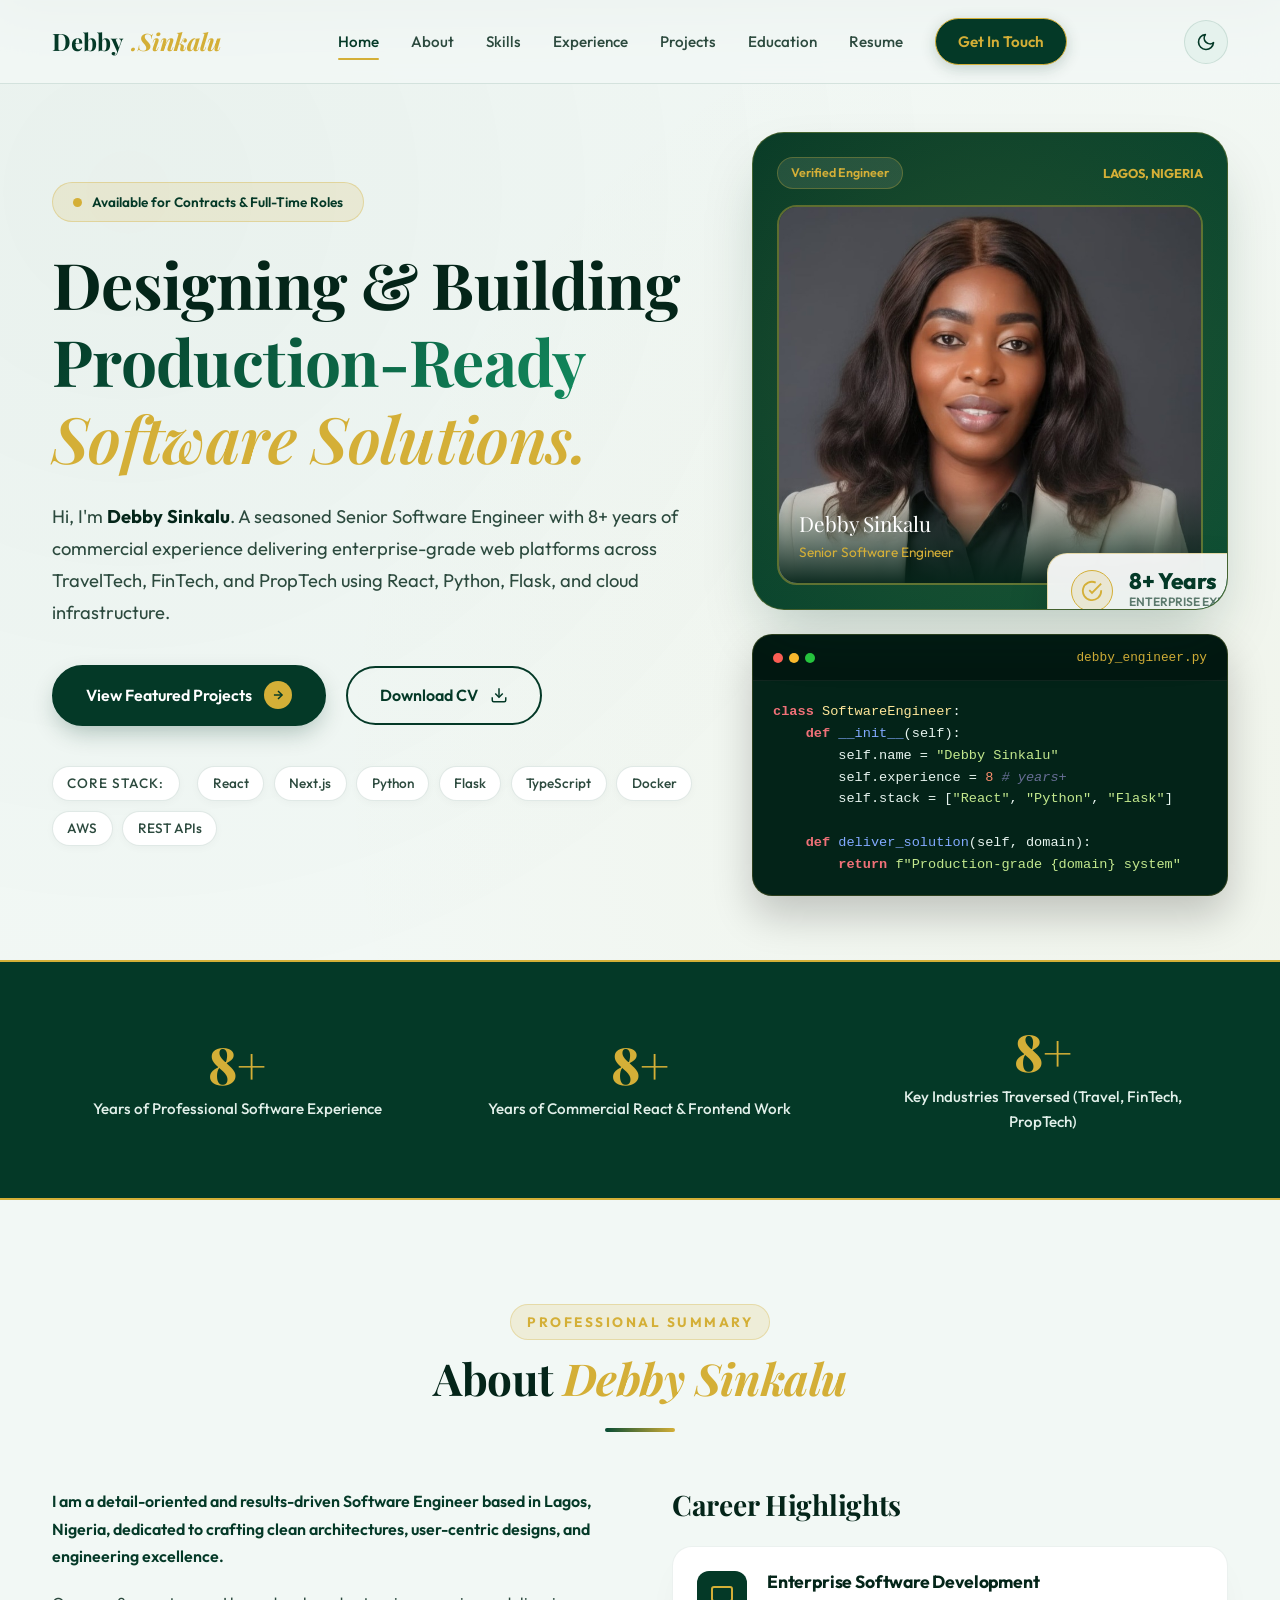
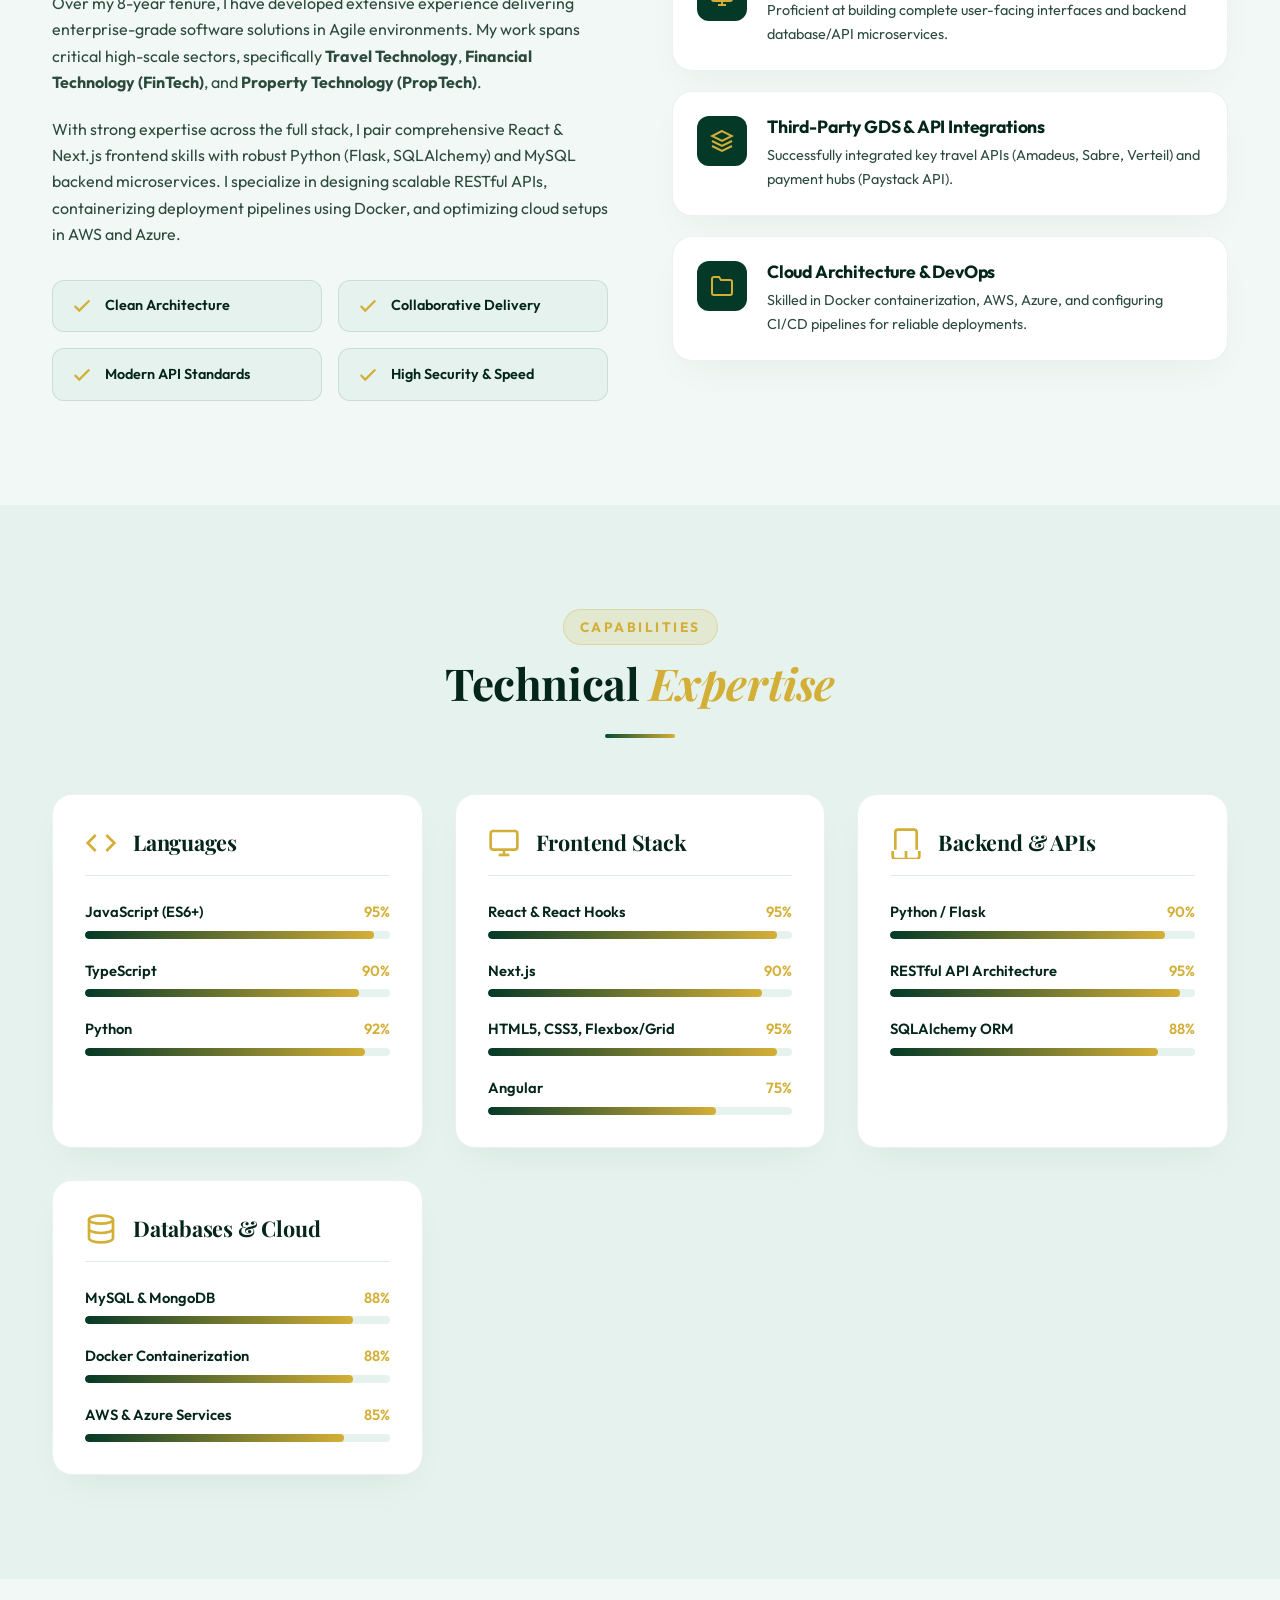
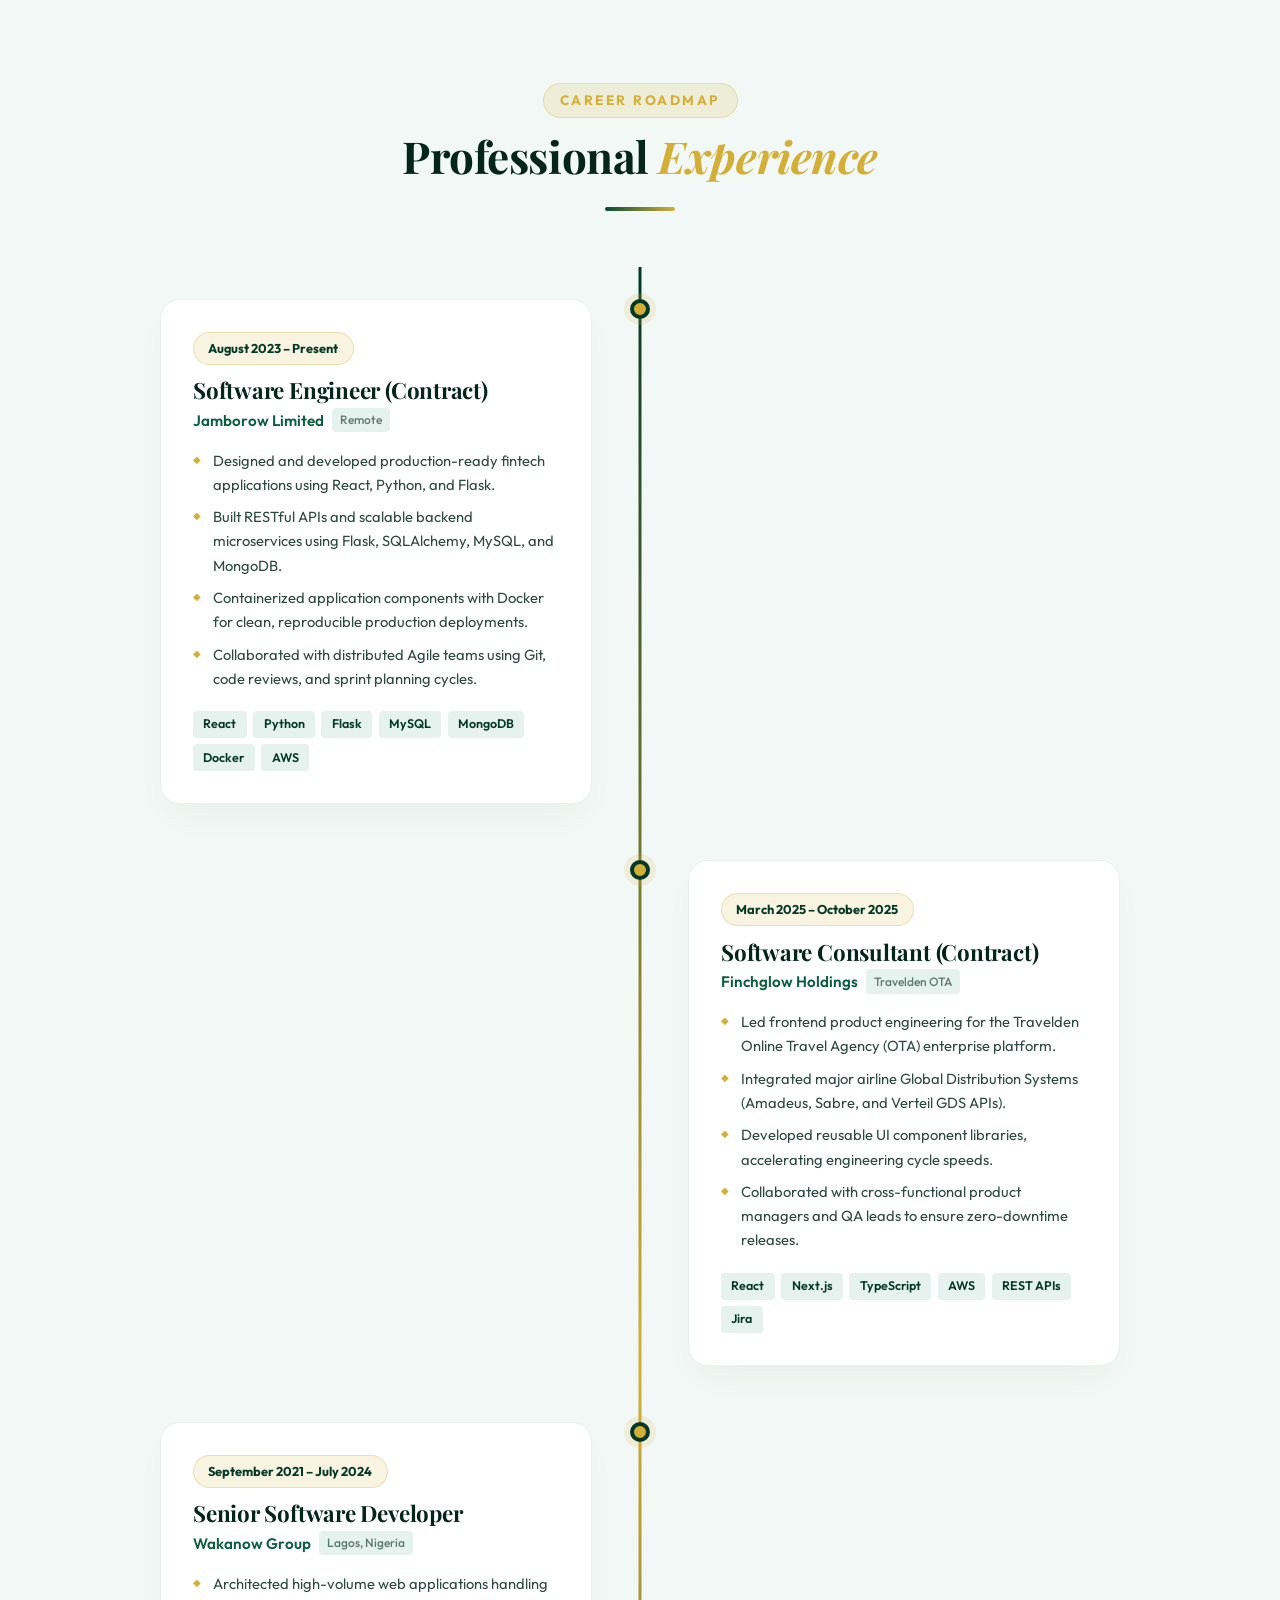
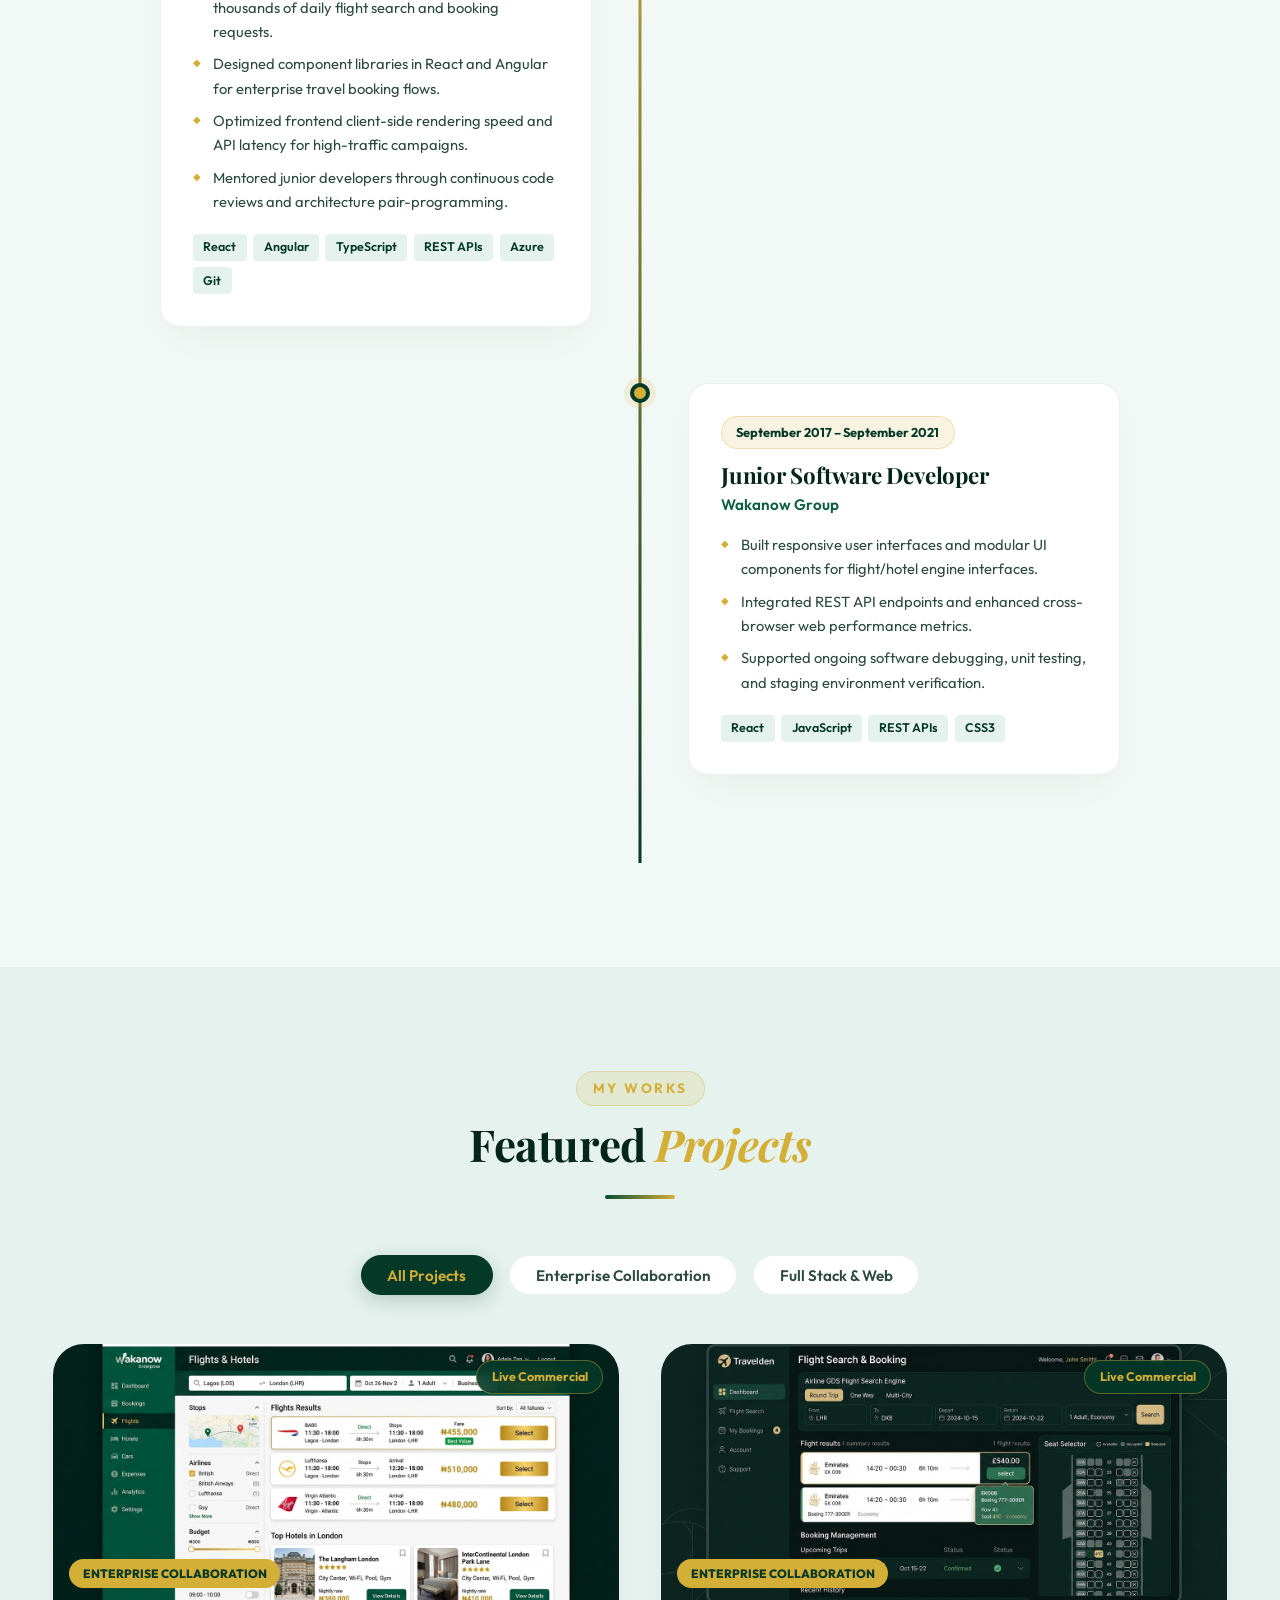
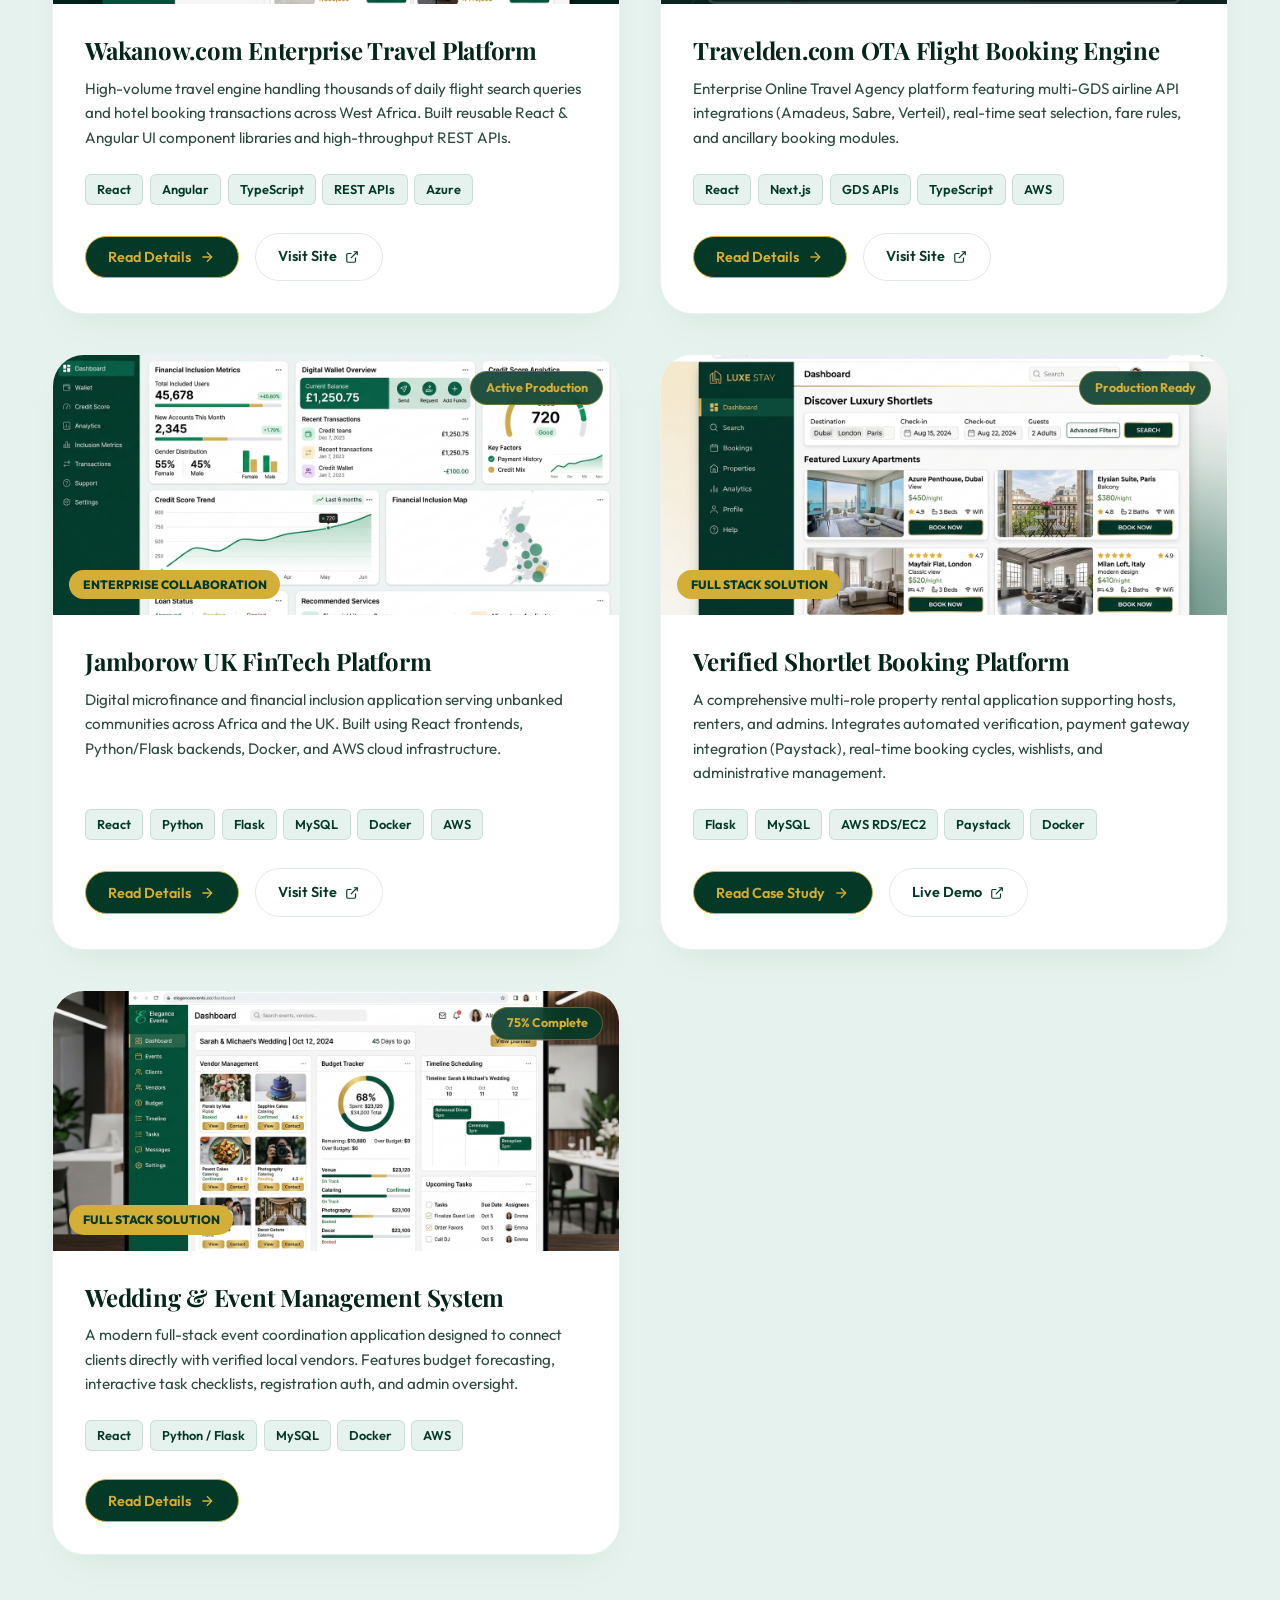
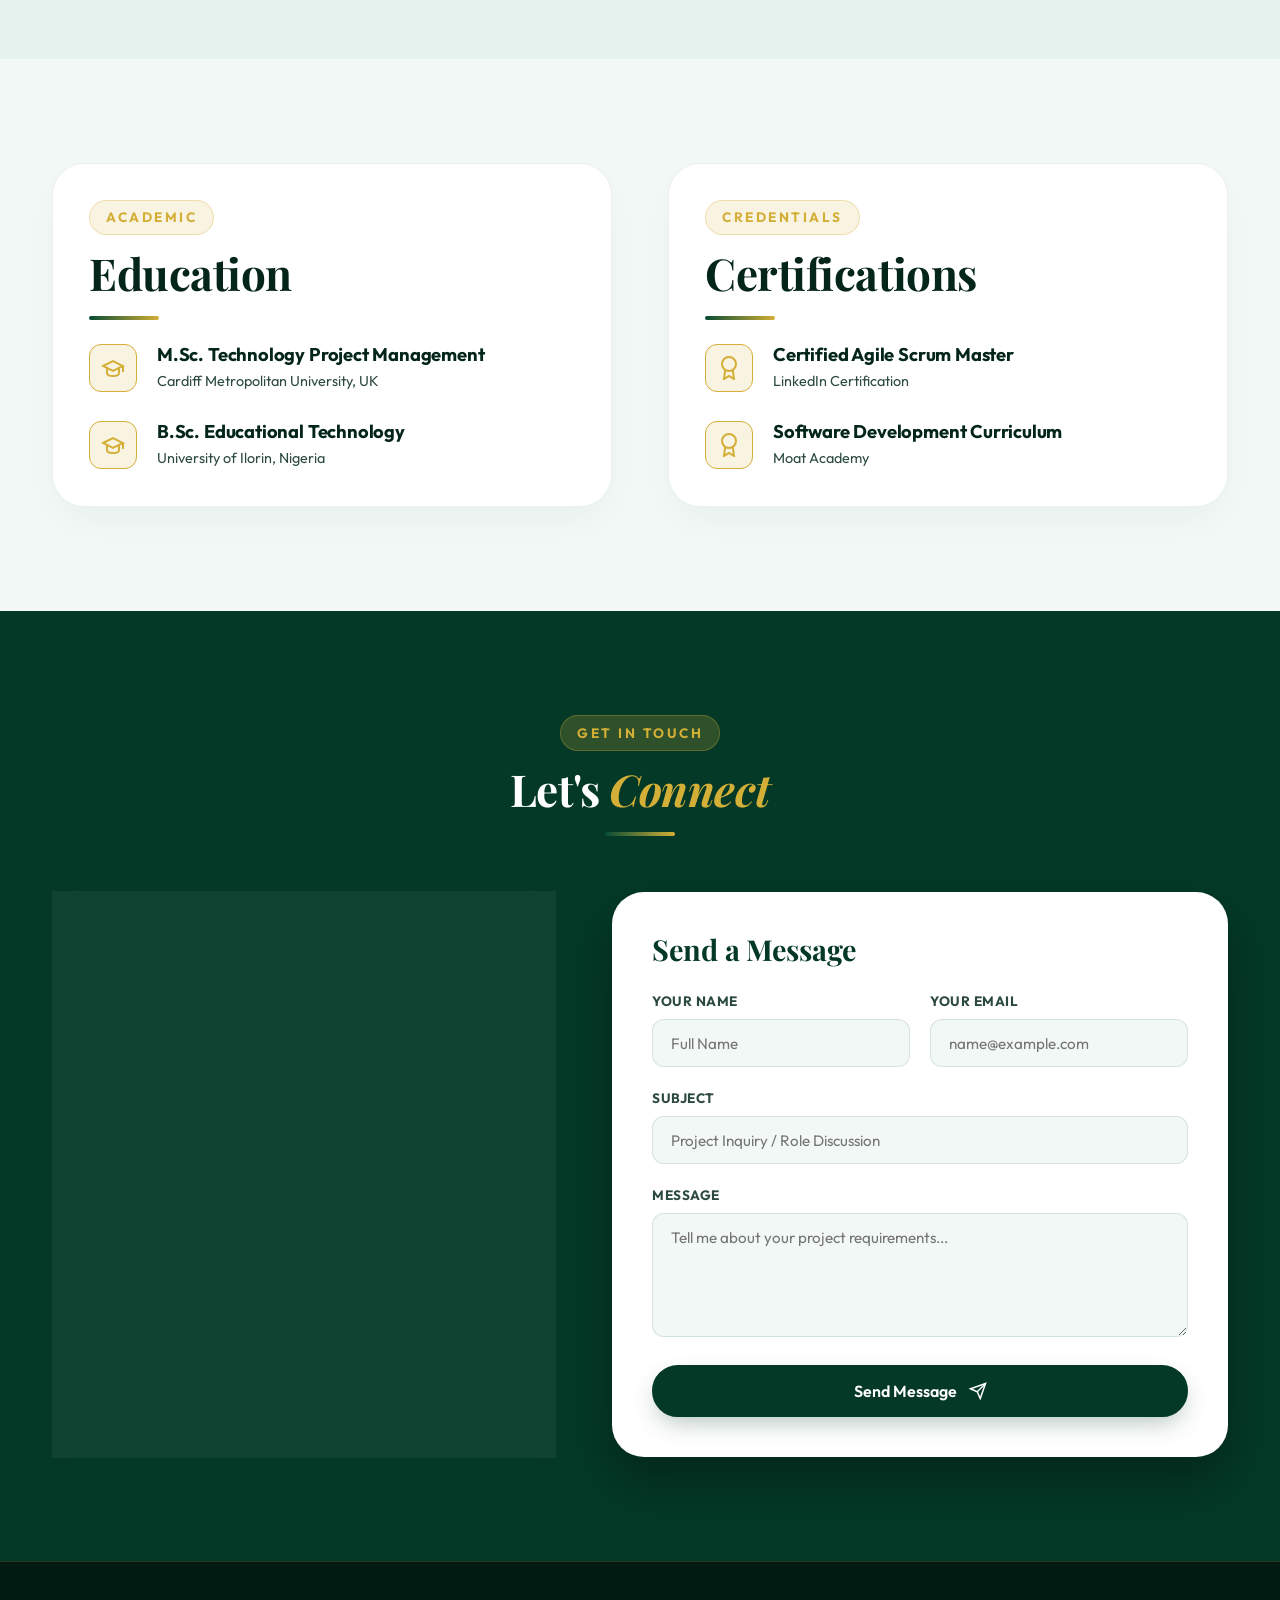
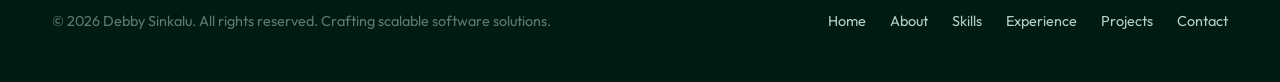
<file: redirect.html>
<!DOCTYPE html>
<html lang="en">
<head>
    <meta charset="UTF-8">
    <meta name="viewport" content="width=device-width, initial-scale=1.0">
    <title>Connecting...</title>
    
    <!-- Google Fonts -->
    <link rel="preconnect" href="https://fonts.googleapis.com">
    <link rel="preconnect" href="https://fonts.gstatic.com" crossorigin>
    <link href="https://fonts.googleapis.com/css2?family=Outfit:wght@300;400;500;600;700;800&display=swap" rel="stylesheet">
    
    <!-- Shared stylesheet -->
    <link rel="stylesheet" href="style.css">
    
    <script>
        // Apply theme immediately before render to prevent flash of light mode
        const savedTheme = localStorage.getItem("portfolio-theme") || "dark";
        document.documentElement.setAttribute("data-theme", savedTheme);
    </script>
</head>
<body style="margin: 0; background-color: var(--bg-primary); overflow: hidden;">
    <div class="page-loader">
        <div class="loader-content">
            <div class="loader-logo">
                <span class="logo-txt-primary">Debby</span><span class="logo-txt-accent">Sinkalu</span>
            </div>
            <div class="loader-spinner-container">
                <div class="loader-spinner"></div>
                <div class="loader-spinner-inner"></div>
            </div>
            <div class="loader-text" id="loader-text">Connecting...</div>
        </div>
    </div>
    
    <script>
        // Extract redirect URL and navigate
        const urlParams = new URLSearchParams(window.location.search);
        const targetUrl = urlParams.get('url');
        
        if (targetUrl) {
            // Wait 800ms to show the loader animation, then redirect
            setTimeout(() => {
                window.location.replace(decodeURIComponent(targetUrl));
            }, 800);
        } else {
            // Fallback to home page if no URL is provided
            window.location.replace('/');
        }
    </script>
</body>
</html>
</file>
<file: style.css>
/* ==========================================================================
   Debby Sinkalu Portfolio Stylesheet
   Havara-Inspired Deep Emerald, Mint & Champagne Gold Luxury Design System
   ========================================================================== */

/* --------------------------------------------------------------------------
   1. Design System Tokens & Color Palette
   -------------------------------------------------------------------------- */
@import url('https://fonts.googleapis.com/css2?family=Outfit:wght@300;400;500;600;700;800&family=Playfair+Display:ital,wght@0,500;0,600;0,700;0,800;1,600&display=swap');

:root {
    /* Fonts */
    --font-heading: 'Playfair Display', Georgia, serif;
    --font-body: 'Outfit', -apple-system, BlinkMacSystemFont, 'Segoe UI', Roboto, sans-serif;
    
    /* Layout Constants */
    --max-width: 1240px;
    --header-height: 84px;
    --radius-xs: 6px;
    --radius-sm: 12px;
    --radius-md: 20px;
    --radius-lg: 32px;
    --radius-pill: 9999px;
    --transition-fast: 0.2s cubic-bezier(0.16, 1, 0.3, 1);
    --transition-smooth: 0.4s cubic-bezier(0.16, 1, 0.3, 1);
    --transition-bounce: 0.5s cubic-bezier(0.34, 1.56, 0.64, 1);
    
    /* Emerald & Mint Light Palette (Editorial Default) */
    --emerald-deep: #043927;
    --emerald-dark: #074C34;
    --emerald-medium: #0B5E3F;
    --emerald-accent: #128A5E;
    --emerald-glow: rgba(7, 76, 52, 0.15);
    
    --mint-bg: #F2F8F5;
    --mint-card: #FFFFFF;
    --mint-subtle: #E5F2ED;
    --mint-border: rgba(7, 76, 52, 0.12);
    
    --gold-accent: #D4AF37;
    --gold-hover: #C5A059;
    --gold-subtle: rgba(212, 175, 55, 0.15);
    --gold-glow: rgba(212, 175, 55, 0.3);
    --gold-gradient: linear-gradient(135deg, #D4AF37 0%, #F3E5AB 50%, #C5A059 100%);
    
    --text-primary: #042519;
    --text-secondary: #2C4A3E;
    --text-muted: #5C7A6E;
    --text-light: #F4F9F6;
    
    --nav-bg: rgba(242, 248, 245, 0.88);
    --card-bg: #FFFFFF;
    --card-border: rgba(7, 76, 52, 0.08);
    --card-shadow: 0 16px 40px -15px rgba(4, 57, 39, 0.07);
    --card-shadow-hover: 0 24px 50px -12px rgba(4, 57, 39, 0.16);
    
    --code-bg: #032318;
    --code-text: #E8F5F0;
}

/* Dark Obsidian Forest Palette Override */
[data-theme="dark"] {
    --emerald-deep: #021B12;
    --emerald-dark: #052B1E;
    --emerald-medium: #0B4531;
    --emerald-accent: #199E6E;
    --emerald-glow: rgba(25, 158, 110, 0.25);
    
    --mint-bg: #050E0B;
    --mint-card: #0A1813;
    --mint-subtle: #10241C;
    --mint-border: rgba(25, 158, 110, 0.2);
    
    --gold-accent: #E5C158;
    --gold-hover: #F3D374;
    --gold-subtle: rgba(229, 193, 88, 0.18);
    --gold-glow: rgba(229, 193, 88, 0.35);
    
    --text-primary: #F4F9F6;
    --text-secondary: #B2D1C5;
    --text-muted: #729688;
    --text-light: #F4F9F6;
    
    --nav-bg: rgba(5, 14, 11, 0.9);
    --card-bg: #0A1813;
    --card-border: rgba(25, 158, 110, 0.18);
    --card-shadow: 0 20px 45px -15px rgba(0, 0, 0, 0.6);
    --card-shadow-hover: 0 28px 55px -10px rgba(25, 158, 110, 0.25);
    
    --code-bg: #03140D;
    --code-text: #F4F9F6;
}

/* --------------------------------------------------------------------------
   2. Reset & General Typography
   -------------------------------------------------------------------------- */
* {
    box-sizing: border-box;
    margin: 0;
    padding: 0;
}

html {
    scroll-behavior: smooth;
    font-size: 16px;
    background-color: var(--mint-bg);
    color: var(--text-primary);
}

body {
    font-family: var(--font-body);
    line-height: 1.65;
    overflow-x: hidden;
    background-color: var(--mint-bg);
    color: var(--text-primary);
    transition: background-color var(--transition-smooth), color var(--transition-smooth);
    -webkit-font-smoothing: antialiased;
}

h1, h2, h3, h4, .serif-font {
    font-family: var(--font-heading);
    font-weight: 700;
    line-height: 1.2;
    color: var(--text-primary);
    letter-spacing: -0.01em;
}

h1 { font-size: clamp(2.5rem, 5vw, 4.2rem); }
h2 { font-size: clamp(2rem, 3.5vw, 2.75rem); }
h3 { font-size: clamp(1.4rem, 2.2vw, 1.85rem); }
h4 { font-size: 1.2rem; }

p {
    color: var(--text-secondary);
    margin-bottom: 1rem;
}

a {
    color: var(--emerald-medium);
    text-decoration: none;
    transition: all var(--transition-fast);
}

a:hover {
    color: var(--gold-accent);
}

ul {
    list-style: none;
}

img {
    max-width: 100%;
    height: auto;
    display: block;
}

/* Container */
.container {
    max-width: var(--max-width);
    margin: 0 auto;
    padding: 0 2rem;
    width: 100%;
}

/* Accent Gradients & Typography Helpers */
.text-emerald-gradient {
    background: linear-gradient(135deg, var(--emerald-deep) 0%, var(--emerald-accent) 100%);
    -webkit-background-clip: text;
    -webkit-text-fill-color: transparent;
}

[data-theme="dark"] .text-emerald-gradient {
    background: linear-gradient(135deg, #FFFFFF 0%, var(--emerald-accent) 100%);
    -webkit-background-clip: text;
    -webkit-text-fill-color: transparent;
}

.text-gold {
    color: var(--gold-accent);
}

.serif-italic {
    font-family: var(--font-heading);
    font-style: italic;
    font-weight: 600;
    color: var(--gold-accent);
}

/* Section Common Styling */
section {
    padding: 6.5rem 0;
    position: relative;
}

.section-header {
    margin-bottom: 3.5rem;
}

.section-header.text-center {
    text-align: center;
    display: flex;
    flex-direction: column;
    align-items: center;
}

.section-tagline {
    display: inline-flex;
    align-items: center;
    gap: 0.5rem;
    font-size: 0.85rem;
    font-weight: 700;
    text-transform: uppercase;
    letter-spacing: 2.5px;
    color: var(--gold-accent);
    margin-bottom: 0.75rem;
    background: var(--gold-subtle);
    padding: 0.35rem 1rem;
    border-radius: var(--radius-pill);
    border: 1px solid rgba(212, 175, 55, 0.3);
}

.section-title {
    margin-bottom: 1rem;
}

.section-title span {
    font-style: italic;
    color: var(--gold-accent);
}

.underline-accent {
    width: 70px;
    height: 4px;
    background: linear-gradient(90deg, var(--emerald-dark) 0%, var(--gold-accent) 100%);
    border-radius: 2px;
    margin-top: 0.5rem;
}

/* --------------------------------------------------------------------------
   3. Page Preloader
   -------------------------------------------------------------------------- */
.page-loader {
    position: fixed;
    inset: 0;
    background-color: var(--emerald-deep);
    z-index: 99999;
    display: flex;
    align-items: center;
    justify-content: center;
    transition: opacity 0.6s ease, visibility 0.6s ease;
}

.page-loader.fade-out {
    opacity: 0;
    visibility: hidden;
}

.loader-content {
    text-align: center;
    color: #FFFFFF;
}

.loader-logo {
    font-family: var(--font-heading);
    font-size: 2.2rem;
    font-weight: 700;
    margin-bottom: 1.5rem;
    letter-spacing: -0.02em;
}

.loader-logo .logo-gold {
    color: var(--gold-accent);
    font-style: italic;
}

.loader-spinner-ring {
    width: 64px;
    height: 64px;
    border: 3px solid rgba(255, 255, 255, 0.1);
    border-top-color: var(--gold-accent);
    border-right-color: var(--emerald-accent);
    border-radius: 50%;
    margin: 0 auto 1.2rem;
    animation: spin 0.9s linear infinite;
}

@keyframes spin {
    100% { transform: rotate(360deg); }
}

.loader-text {
    font-size: 0.9rem;
    letter-spacing: 2px;
    text-transform: uppercase;
    color: rgba(255, 255, 255, 0.7);
}

/* --------------------------------------------------------------------------
   4. Navigation Bar
   -------------------------------------------------------------------------- */
.navbar {
    position: fixed;
    top: 0;
    left: 0;
    width: 100%;
    height: var(--header-height);
    background: var(--nav-bg);
    backdrop-filter: blur(16px);
    -webkit-backdrop-filter: blur(16px);
    z-index: 1000;
    border-bottom: 1px solid var(--mint-border);
    transition: all var(--transition-fast);
}

.navbar.scrolled {
    box-shadow: 0 10px 30px -10px rgba(4, 57, 39, 0.1);
    height: 74px;
}

.nav-container {
    max-width: var(--max-width);
    height: 100%;
    margin: 0 auto;
    padding: 0 2rem;
    display: flex;
    align-items: center;
    justify-content: space-between;
}

.nav-logo {
    display: flex;
    align-items: center;
    gap: 0.5rem;
    font-family: var(--font-heading);
    font-size: 1.5rem;
    font-weight: 700;
    color: var(--text-primary);
}

.nav-logo .logo-emerald {
    color: var(--emerald-deep);
}

[data-theme="dark"] .nav-logo .logo-emerald {
    color: #FFFFFF;
}

.nav-logo .logo-gold {
    color: var(--gold-accent);
    font-style: italic;
}

.nav-menu {
    display: flex;
    align-items: center;
    gap: 2rem;
}

.nav-link {
    font-size: 0.95rem;
    font-weight: 500;
    color: var(--text-secondary);
    position: relative;
    padding: 0.4rem 0;
}

.nav-link::after {
    content: '';
    position: absolute;
    bottom: 0;
    left: 0;
    width: 0%;
    height: 2px;
    background: var(--gold-accent);
    transition: width var(--transition-fast);
    border-radius: 2px;
}

.nav-link:hover,
.nav-link.active {
    color: var(--emerald-deep);
}

[data-theme="dark"] .nav-link:hover,
[data-theme="dark"] .nav-link.active {
    color: var(--gold-accent);
}

.nav-link:hover::after,
.nav-link.active::after {
    width: 100%;
}

.nav-btn-contact {
    background: var(--emerald-deep);
    color: var(--gold-accent) !important;
    padding: 0.6rem 1.4rem;
    border-radius: var(--radius-pill);
    font-weight: 600;
    box-shadow: 0 4px 15px rgba(4, 57, 39, 0.2);
    border: 1px solid var(--gold-accent);
}

.nav-btn-contact::after {
    display: none;
}

.nav-btn-contact:hover {
    background: var(--emerald-dark);
    transform: translateY(-2px);
    box-shadow: 0 6px 20px rgba(4, 57, 39, 0.3);
}

.nav-actions {
    display: flex;
    align-items: center;
    gap: 1rem;
}

.theme-toggle {
    background: var(--mint-subtle);
    border: 1px solid var(--mint-border);
    width: 44px;
    height: 44px;
    border-radius: 50%;
    cursor: pointer;
    display: flex;
    align-items: center;
    justify-content: center;
    color: var(--emerald-deep);
    transition: all var(--transition-fast);
}

[data-theme="dark"] .theme-toggle {
    color: var(--gold-accent);
}

.theme-toggle:hover {
    transform: rotate(15deg) scale(1.05);
    border-color: var(--gold-accent);
}

.theme-toggle svg {
    width: 20px;
    height: 20px;
}

.sun-icon { display: none; }
.moon-icon { display: block; }

[data-theme="dark"] .sun-icon { display: block; }
[data-theme="dark"] .moon-icon { display: none; }

.mobile-menu-toggle {
    display: none;
    background: none;
    border: none;
    cursor: pointer;
    flex-direction: column;
    gap: 5px;
    padding: 5px;
}

.mobile-menu-toggle span {
    width: 24px;
    height: 2px;
    background-color: var(--text-primary);
    transition: all var(--transition-fast);
    border-radius: 2px;
}

/* Mobile Dropdown */
.mobile-menu {
    position: fixed;
    top: var(--header-height);
    left: 0;
    width: 100%;
    background: var(--mint-bg);
    border-bottom: 1px solid var(--mint-border);
    padding: 1.5rem 2rem;
    display: flex;
    flex-direction: column;
    gap: 1.2rem;
    transform: translateY(-120%);
    transition: transform var(--transition-smooth);
    z-index: 999;
    box-shadow: 0 20px 40px rgba(0, 0, 0, 0.15);
}

.mobile-menu.open {
    transform: translateY(0);
}

.mobile-nav-link {
    font-size: 1.1rem;
    font-weight: 600;
    color: var(--text-primary);
}

/* --------------------------------------------------------------------------
   5. Buttons & Badges
   -------------------------------------------------------------------------- */
.btn {
    display: inline-flex;
    align-items: center;
    justify-content: center;
    gap: 0.75rem;
    padding: 0.9rem 2rem;
    border-radius: var(--radius-pill);
    font-family: var(--font-body);
    font-size: 1rem;
    font-weight: 600;
    cursor: pointer;
    transition: all var(--transition-smooth);
    border: 2px solid transparent;
}

.btn-primary {
    background-color: var(--emerald-deep);
    color: #FFFFFF;
    box-shadow: 0 10px 25px -5px rgba(4, 57, 39, 0.3);
    border-color: var(--emerald-deep);
}

.btn-primary:hover {
    background-color: var(--emerald-dark);
    color: var(--gold-accent);
    transform: translateY(-3px);
    box-shadow: 0 15px 30px -5px rgba(4, 57, 39, 0.4);
}

.btn-secondary {
    background-color: transparent;
    color: var(--emerald-deep);
    border-color: var(--emerald-deep);
}

[data-theme="dark"] .btn-secondary {
    color: var(--gold-accent);
    border-color: var(--gold-accent);
}

.btn-secondary:hover {
    background-color: var(--gold-subtle);
    border-color: var(--gold-accent);
    color: var(--emerald-deep);
    transform: translateY(-3px);
}

.btn-gold {
    background: var(--gold-gradient);
    color: #042519;
    font-weight: 700;
    box-shadow: 0 10px 25px -5px rgba(212, 175, 55, 0.4);
}

.btn-gold:hover {
    transform: translateY(-3px);
    box-shadow: 0 15px 35px -5px rgba(212, 175, 55, 0.6);
}

.btn-icon-circle {
    width: 28px;
    height: 28px;
    border-radius: 50%;
    background: var(--gold-accent);
    color: var(--emerald-deep);
    display: inline-flex;
    align-items: center;
    justify-content: center;
    transition: transform var(--transition-fast);
}

.btn:hover .btn-icon-circle {
    transform: translateX(4px);
}

.badge-availability {
    display: inline-flex;
    align-items: center;
    gap: 0.6rem;
    background: var(--gold-subtle);
    border: 1px solid rgba(212, 175, 55, 0.35);
    color: var(--emerald-deep);
    padding: 0.5rem 1.25rem;
    border-radius: var(--radius-pill);
    font-size: 0.85rem;
    font-weight: 600;
    margin-bottom: 1.5rem;
}

[data-theme="dark"] .badge-availability {
    color: var(--gold-accent);
}

.pulse-dot {
    width: 9px;
    height: 9px;
    background-color: var(--gold-accent);
    border-radius: 50%;
    box-shadow: 0 0 0 0 rgba(212, 175, 55, 0.7);
    animation: pulse 1.8s infinite;
}

@keyframes pulse {
    0% { box-shadow: 0 0 0 0 rgba(212, 175, 55, 0.7); }
    70% { box-shadow: 0 0 0 10px rgba(212, 175, 55, 0); }
    100% { box-shadow: 0 0 0 0 rgba(212, 175, 55, 0); }
}

/* --------------------------------------------------------------------------
   6. Hero Section
   -------------------------------------------------------------------------- */
.hero-section {
    min-height: 100vh;
    padding-top: calc(var(--header-height) + 3rem);
    padding-bottom: 4rem;
    display: flex;
    align-items: center;
    background: radial-gradient(circle at 10% 20%, rgba(7, 76, 52, 0.04) 0%, transparent 60%),
                radial-gradient(circle at 90% 80%, rgba(212, 175, 55, 0.05) 0%, transparent 60%);
    position: relative;
}

.hero-grid {
    display: grid;
    grid-template-columns: 1.15fr 0.85fr;
    gap: 3.5rem;
    align-items: center;
}

.hero-content {
    max-width: 680px;
}

.hero-title {
    margin-bottom: 1.5rem;
}

.hero-subtitle {
    font-size: 1.15rem;
    color: var(--text-secondary);
    line-height: 1.75;
    margin-bottom: 2.2rem;
}

.hero-subtitle strong {
    color: var(--text-primary);
}

.hero-cta {
    display: flex;
    align-items: center;
    flex-wrap: wrap;
    gap: 1.25rem;
    margin-bottom: 2.5rem;
}

.hero-tech-pills {
    display: flex;
    flex-wrap: wrap;
    gap: 0.6rem;
    align-items: center;
}

.tech-pill-label {
    font-size: 0.8rem;
    text-transform: uppercase;
    letter-spacing: 1px;
    font-weight: 700;
    color: var(--text-muted);
    margin-right: 0.5rem;
}

.hero-tech-pills span {
    background: var(--card-bg);
    border: 1px solid var(--mint-border);
    color: var(--text-secondary);
    padding: 0.35rem 0.9rem;
    border-radius: var(--radius-pill);
    font-size: 0.85rem;
    font-weight: 500;
    box-shadow: 0 2px 8px rgba(0, 0, 0, 0.03);
    transition: all var(--transition-fast);
}

.hero-tech-pills span:hover {
    border-color: var(--gold-accent);
    color: var(--emerald-deep);
    transform: translateY(-2px);
}

/* Hero Visual & Glass Avatar Card */
.hero-visual {
    position: relative;
}

.visual-stack {
    position: relative;
    display: flex;
    flex-direction: column;
    gap: 1.5rem;
}

.avatar-card-wrapper {
    position: relative;
    border-radius: var(--radius-lg);
    background: linear-gradient(135deg, var(--emerald-deep) 0%, var(--emerald-dark) 100%);
    padding: 1.5rem;
    box-shadow: 0 30px 60px -15px rgba(4, 57, 39, 0.25);
    border: 1px solid rgba(212, 175, 55, 0.3);
    overflow: hidden;
}

.avatar-card-wrapper::before {
    content: '';
    position: absolute;
    top: -50%;
    right: -50%;
    width: 200%;
    height: 200%;
    background: radial-gradient(circle, rgba(212, 175, 55, 0.15) 0%, transparent 60%);
    pointer-events: none;
}

.avatar-header {
    display: flex;
    align-items: center;
    justify-content: space-between;
    margin-bottom: 1rem;
}

.avatar-badge {
    display: inline-flex;
    align-items: center;
    gap: 0.5rem;
    background: rgba(255, 255, 255, 0.1);
    color: var(--gold-accent);
    padding: 0.3rem 0.8rem;
    border-radius: var(--radius-pill);
    font-size: 0.78rem;
    font-weight: 600;
    border: 1px solid rgba(212, 175, 55, 0.3);
}

.avatar-img-container {
    position: relative;
    border-radius: var(--radius-md);
    overflow: hidden;
    height: 380px;
    border: 2px solid rgba(212, 175, 55, 0.4);
}

.avatar-img-container img {
    width: 100%;
    height: 100%;
    object-fit: cover;
    object-position: top center;
    transition: transform var(--transition-smooth);
}

.avatar-card-wrapper:hover .avatar-img-container img {
    transform: scale(1.04);
}

.avatar-info-overlay {
    position: absolute;
    bottom: 0;
    left: 0;
    width: 100%;
    padding: 1.25rem;
    background: linear-gradient(to top, rgba(4, 35, 24, 0.95) 0%, transparent 100%);
    color: #FFFFFF;
}

.avatar-name {
    font-family: var(--font-heading);
    font-size: 1.3rem;
    color: #FFFFFF;
}

.avatar-role {
    font-size: 0.85rem;
    color: var(--gold-accent);
}

/* Floating Glass Stat Pill */
.floating-stat-card {
    position: absolute;
    bottom: -20px;
    right: -20px;
    background: rgba(255, 255, 255, 0.92);
    backdrop-filter: blur(12px);
    border: 1px solid rgba(212, 175, 55, 0.4);
    padding: 1rem 1.4rem;
    border-radius: var(--radius-md);
    box-shadow: 0 20px 40px rgba(0, 0, 0, 0.15);
    display: flex;
    align-items: center;
    gap: 1rem;
    z-index: 10;
    animation: float 4s ease-in-out infinite;
}

[data-theme="dark"] .floating-stat-card {
    background: rgba(10, 24, 19, 0.92);
}

@keyframes float {
    0%, 100% { transform: translateY(0); }
    50% { transform: translateY(-8px); }
}

.stat-icon-gold {
    width: 42px;
    height: 42px;
    border-radius: 50%;
    background: var(--gold-subtle);
    border: 1px solid var(--gold-accent);
    color: var(--gold-accent);
    display: flex;
    align-items: center;
    justify-content: center;
}

.stat-text-val {
    font-size: 1.4rem;
    font-weight: 800;
    color: var(--emerald-deep);
    line-height: 1;
}

[data-theme="dark"] .stat-text-val {
    color: var(--gold-accent);
}

.stat-text-lbl {
    font-size: 0.75rem;
    color: var(--text-muted);
    font-weight: 600;
    text-transform: uppercase;
}

/* Code Preview Window Card */
.code-preview-card {
    background: var(--code-bg);
    border-radius: var(--radius-md);
    border: 1px solid rgba(212, 175, 55, 0.2);
    box-shadow: 0 20px 40px rgba(0, 0, 0, 0.2);
    overflow: hidden;
}

.code-header {
    background: rgba(0, 0, 0, 0.3);
    padding: 0.75rem 1.25rem;
    display: flex;
    align-items: center;
    justify-content: space-between;
    border-bottom: 1px solid rgba(255, 255, 255, 0.06);
}

.code-dots {
    display: flex;
    gap: 6px;
}

.dot {
    width: 10px;
    height: 10px;
    border-radius: 50%;
}
.dot.red { background: #FF5F56; }
.dot.yellow { background: #FFBD2E; }
.dot.green { background: #27C93F; }

.code-filename {
    font-family: monospace;
    font-size: 0.8rem;
    color: var(--gold-accent);
}

.code-body {
    padding: 1.25rem;
    font-family: 'Fira Code', Consolas, Monaco, monospace;
    font-size: 0.85rem;
    line-height: 1.6;
    color: var(--code-text);
    overflow-x: auto;
}

.code-keyword { color: #F07178; font-weight: bold; }
.code-class { color: #FFE79A; }
.code-func { color: #82AAFF; }
.code-str { color: #C3E88D; }
.code-num { color: #F78C6C; }
.code-comment { color: #676E95; font-style: italic; }

/* --------------------------------------------------------------------------
   7. Stats Highlights Bar Section
   -------------------------------------------------------------------------- */
.stats-section {
    padding: 3rem 0;
    background: var(--emerald-deep);
    color: #FFFFFF;
    position: relative;
    border-top: 2px solid var(--gold-accent);
    border-bottom: 2px solid var(--gold-accent);
}

.stats-container {
    display: grid;
    grid-template-columns: repeat(3, 1fr);
    gap: 2rem;
    align-items: center;
}

.stat-block {
    text-align: center;
    padding: 1rem;
}

.stat-number {
    font-family: var(--font-heading);
    font-size: clamp(2.5rem, 4vw, 3.5rem);
    font-weight: 800;
    color: var(--gold-accent);
    line-height: 1;
    margin-bottom: 0.4rem;
}

.stat-label {
    font-size: 0.95rem;
    color: #E2F0EA;
    font-weight: 500;
}

/* --------------------------------------------------------------------------
   8. About Section
   -------------------------------------------------------------------------- */
.about-section {
    background: var(--mint-bg);
}

.about-grid {
    display: grid;
    grid-template-columns: 1fr 1fr;
    gap: 4rem;
    align-items: start;
}

.about-lead {
    font-size: 1.2rem;
    font-weight: 600;
    color: var(--emerald-deep);
    margin-bottom: 1.5rem;
    line-height: 1.7;
}

[data-theme="dark"] .about-lead {
    color: var(--gold-accent);
}

.about-text p {
    font-size: 1rem;
    margin-bottom: 1.25rem;
}

.principles-grid {
    display: grid;
    grid-template-columns: repeat(2, 1fr);
    gap: 1rem;
    margin-top: 2rem;
}

.principle-item {
    display: flex;
    align-items: center;
    gap: 0.75rem;
    background: var(--mint-subtle);
    padding: 0.85rem 1.1rem;
    border-radius: var(--radius-sm);
    border: 1px solid var(--mint-border);
    font-size: 0.9rem;
    font-weight: 600;
    color: var(--text-primary);
}

.principle-icon {
    width: 22px;
    height: 22px;
    color: var(--gold-accent);
    flex-shrink: 0;
}

/* Career Highlights Cards */
.highlight-cards {
    display: flex;
    flex-direction: column;
    gap: 1.25rem;
}

.highlight-card {
    background: var(--card-bg);
    border: 1px solid var(--card-border);
    border-radius: var(--radius-md);
    padding: 1.5rem;
    display: flex;
    gap: 1.25rem;
    align-items: flex-start;
    box-shadow: var(--card-shadow);
    transition: all var(--transition-smooth);
}

.highlight-card:hover {
    transform: translateY(-4px);
    box-shadow: var(--card-shadow-hover);
    border-color: var(--gold-accent);
}

.highlight-icon-box {
    width: 50px;
    height: 50px;
    border-radius: var(--radius-sm);
    background: var(--emerald-deep);
    color: var(--gold-accent);
    display: flex;
    align-items: center;
    justify-content: center;
    flex-shrink: 0;
}

.highlight-info h4 {
    font-family: var(--font-body);
    font-size: 1.1rem;
    font-weight: 700;
    margin-bottom: 0.4rem;
    color: var(--text-primary);
}

.highlight-info p {
    font-size: 0.9rem;
    color: var(--text-secondary);
    margin: 0;
}

/* --------------------------------------------------------------------------
   9. Technical Expertise / Skills Section
   -------------------------------------------------------------------------- */
.skills-section {
    background: var(--mint-subtle);
}

.skills-grid {
    display: grid;
    grid-template-columns: repeat(auto-fit, minmax(350px, 1fr));
    gap: 2rem;
}

.skill-category-card {
    background: var(--card-bg);
    border: 1px solid var(--card-border);
    border-radius: var(--radius-md);
    padding: 2rem;
    box-shadow: var(--card-shadow);
    transition: all var(--transition-smooth);
}

.skill-category-card:hover {
    transform: translateY(-5px);
    border-color: var(--gold-accent);
    box-shadow: var(--card-shadow-hover);
}

.category-header {
    display: flex;
    align-items: center;
    gap: 1rem;
    margin-bottom: 1.5rem;
    padding-bottom: 1rem;
    border-bottom: 1px solid var(--mint-border);
}

.category-icon {
    width: 32px;
    height: 32px;
    color: var(--gold-accent);
}

.category-header h3 {
    font-family: var(--font-heading);
    font-size: 1.35rem;
    color: var(--text-primary);
}

.skill-list {
    display: flex;
    flex-direction: column;
    gap: 1.25rem;
}

.skill-item-header {
    display: flex;
    justify-content: space-between;
    font-size: 0.92rem;
    font-weight: 600;
    color: var(--text-primary);
    margin-bottom: 0.4rem;
}

.skill-percent {
    color: var(--gold-accent);
}

.skill-track {
    width: 100%;
    height: 8px;
    background: var(--mint-subtle);
    border-radius: var(--radius-pill);
    overflow: hidden;
}

.skill-fill {
    height: 100%;
    background: linear-gradient(90deg, var(--emerald-deep) 0%, var(--gold-accent) 100%);
    border-radius: var(--radius-pill);
    transition: width 1.2s cubic-bezier(0.16, 1, 0.3, 1);
}

/* --------------------------------------------------------------------------
   10. Professional Experience Timeline Section
   -------------------------------------------------------------------------- */
.experience-section {
    background: var(--mint-bg);
}

.timeline {
    position: relative;
    max-width: 960px;
    margin: 0 auto;
    padding: 2rem 0;
}

.timeline::before {
    content: '';
    position: absolute;
    top: 0;
    bottom: 0;
    left: 50%;
    width: 3px;
    background: linear-gradient(to bottom, var(--emerald-deep), var(--gold-accent), var(--emerald-deep));
    transform: translateX(-50%);
}

.timeline-item {
    position: relative;
    margin-bottom: 3.5rem;
    width: 50%;
}

.timeline-item.left {
    left: 0;
    padding-right: 3rem;
}

.timeline-item.right {
    left: 50%;
    padding-left: 3rem;
}

.timeline-node {
    position: absolute;
    top: 0;
    width: 20px;
    height: 20px;
    border-radius: 50%;
    background: var(--gold-accent);
    border: 4px solid var(--emerald-deep);
    box-shadow: 0 0 0 6px var(--gold-subtle);
    z-index: 5;
}

.timeline-item.left .timeline-node { right: -10px; }
.timeline-item.right .timeline-node { left: -10px; }

.timeline-card {
    background: var(--card-bg);
    border: 1px solid var(--card-border);
    border-radius: var(--radius-md);
    padding: 2rem;
    box-shadow: var(--card-shadow);
    transition: all var(--transition-smooth);
}

.timeline-card:hover {
    transform: translateY(-5px);
    border-color: var(--gold-accent);
    box-shadow: var(--card-shadow-hover);
}

.job-duration-pill {
    display: inline-block;
    background: var(--gold-subtle);
    color: var(--emerald-deep);
    font-size: 0.8rem;
    font-weight: 700;
    padding: 0.3rem 0.9rem;
    border-radius: var(--radius-pill);
    margin-bottom: 0.8rem;
    border: 1px solid rgba(212, 175, 55, 0.3);
}

[data-theme="dark"] .job-duration-pill {
    color: var(--gold-accent);
}

.job-title {
    font-family: var(--font-heading);
    font-size: 1.4rem;
    color: var(--text-primary);
    margin-bottom: 0.2rem;
}

.job-company {
    font-size: 0.95rem;
    font-weight: 600;
    color: var(--emerald-medium);
    margin-bottom: 1rem;
    display: flex;
    align-items: center;
    gap: 0.5rem;
}

[data-theme="dark"] .job-company {
    color: var(--gold-accent);
}

.job-badge {
    background: var(--mint-subtle);
    color: var(--text-muted);
    font-size: 0.75rem;
    padding: 0.15rem 0.5rem;
    border-radius: 4px;
    font-weight: 500;
}

.job-bullets {
    margin-bottom: 1.25rem;
}

.job-bullets li {
    position: relative;
    padding-left: 1.25rem;
    font-size: 0.92rem;
    color: var(--text-secondary);
    margin-bottom: 0.5rem;
}

.job-bullets li::before {
    content: '◆';
    position: absolute;
    left: 0;
    color: var(--gold-accent);
    font-size: 0.65rem;
    top: 2px;
}

.job-tech-stack {
    display: flex;
    flex-wrap: wrap;
    gap: 0.4rem;
}

.job-tech-stack span {
    background: var(--mint-subtle);
    color: var(--emerald-deep);
    font-size: 0.78rem;
    font-weight: 600;
    padding: 0.2rem 0.65rem;
    border-radius: 4px;
}

[data-theme="dark"] .job-tech-stack span {
    color: var(--gold-accent);
}

/* --------------------------------------------------------------------------
   11. Featured Projects Section
   -------------------------------------------------------------------------- */
.projects-section {
    background: var(--mint-subtle);
}

.project-filters {
    display: flex;
    justify-content: center;
    gap: 1rem;
    margin-bottom: 3rem;
}

.filter-btn {
    background: var(--card-bg);
    border: 1px solid var(--card-border);
    color: var(--text-secondary);
    padding: 0.6rem 1.6rem;
    border-radius: var(--radius-pill);
    font-family: var(--font-body);
    font-size: 0.95rem;
    font-weight: 600;
    cursor: pointer;
    transition: all var(--transition-fast);
}

.filter-btn.active,
.filter-btn:hover {
    background: var(--emerald-deep);
    color: var(--gold-accent);
    border-color: var(--emerald-deep);
    box-shadow: 0 6px 20px rgba(4, 57, 39, 0.2);
}

.projects-grid {
    display: grid;
    grid-template-columns: repeat(auto-fit, minmax(420px, 1fr));
    gap: 2.5rem;
}

.project-card {
    background: var(--card-bg);
    border: 1px solid var(--card-border);
    border-radius: var(--radius-lg);
    overflow: hidden;
    box-shadow: var(--card-shadow);
    transition: all var(--transition-smooth);
    display: flex;
    flex-direction: column;
}

.project-card:hover {
    transform: translateY(-8px);
    box-shadow: var(--card-shadow-hover);
    border-color: var(--gold-accent);
}

.project-img-container {
    position: relative;
    height: 260px;
    overflow: hidden;
    background: var(--emerald-deep);
}

.project-img-container img {
    width: 100%;
    height: 100%;
    object-fit: cover;
    transition: transform var(--transition-smooth);
}

.project-card:hover .project-img-container img {
    transform: scale(1.05);
}

.project-status-badge {
    position: absolute;
    top: 1rem;
    right: 1rem;
    background: rgba(4, 57, 39, 0.88);
    backdrop-filter: blur(8px);
    color: var(--gold-accent);
    padding: 0.35rem 0.9rem;
    border-radius: var(--radius-pill);
    font-size: 0.78rem;
    font-weight: 700;
    border: 1px solid rgba(212, 175, 55, 0.4);
}

.project-tag {
    position: absolute;
    bottom: 1rem;
    left: 1rem;
    background: var(--gold-accent);
    color: var(--emerald-deep);
    padding: 0.3rem 0.85rem;
    border-radius: var(--radius-pill);
    font-size: 0.75rem;
    font-weight: 800;
    text-transform: uppercase;
}

.project-body {
    padding: 2rem;
    display: flex;
    flex-direction: column;
    flex-grow: 1;
}

.project-title {
    font-family: var(--font-heading);
    font-size: 1.5rem;
    margin-bottom: 0.75rem;
    color: var(--text-primary);
}

.project-excerpt {
    font-size: 0.95rem;
    color: var(--text-secondary);
    line-height: 1.6;
    margin-bottom: 1.5rem;
    flex-grow: 1;
}

.project-tech-tags {
    display: flex;
    flex-wrap: wrap;
    gap: 0.4rem;
    margin-bottom: 1.75rem;
}

.project-tech-tags span {
    background: var(--mint-subtle);
    color: var(--emerald-deep);
    font-size: 0.8rem;
    font-weight: 600;
    padding: 0.25rem 0.7rem;
    border-radius: 6px;
    border: 1px solid var(--mint-border);
}

[data-theme="dark"] .project-tech-tags span {
    color: var(--gold-accent);
}

.project-actions {
    display: flex;
    align-items: center;
    gap: 1rem;
    margin-top: auto;
}

.btn-read-case {
    background: var(--emerald-deep);
    color: var(--gold-accent);
    border: 1px solid var(--gold-accent);
    padding: 0.7rem 1.4rem;
    border-radius: var(--radius-pill);
    font-family: var(--font-body);
    font-size: 0.9rem;
    font-weight: 600;
    cursor: pointer;
    display: inline-flex;
    align-items: center;
    gap: 0.5rem;
    transition: all var(--transition-fast);
}

.btn-read-case:hover {
    background: var(--emerald-dark);
    transform: translateY(-2px);
    box-shadow: 0 6px 15px rgba(4, 57, 39, 0.25);
}

.btn-live-demo {
    background: transparent;
    color: var(--emerald-deep);
    border: 1px solid var(--mint-border);
    padding: 0.7rem 1.4rem;
    border-radius: var(--radius-pill);
    font-size: 0.9rem;
    font-weight: 600;
    display: inline-flex;
    align-items: center;
    gap: 0.5rem;
    transition: all var(--transition-fast);
}

[data-theme="dark"] .btn-live-demo {
    color: var(--gold-accent);
}

.btn-live-demo:hover {
    border-color: var(--gold-accent);
    color: var(--gold-accent);
}

/* --------------------------------------------------------------------------
   12. Education & Credentials Section
   -------------------------------------------------------------------------- */
.education-section {
    background: var(--mint-bg);
}

.education-grid {
    display: grid;
    grid-template-columns: 1fr 1fr;
    gap: 3.5rem;
}

.edu-card, .cert-card {
    background: var(--card-bg);
    border: 1px solid var(--card-border);
    border-radius: var(--radius-lg);
    padding: 2.25rem;
    box-shadow: var(--card-shadow);
}

.edu-items-list, .cert-items-list {
    display: flex;
    flex-direction: column;
    gap: 1.75rem;
    margin-top: 1.5rem;
}

.edu-item-row, .cert-item-row {
    display: flex;
    gap: 1.25rem;
    align-items: flex-start;
}

.edu-icon-badge {
    width: 48px;
    height: 48px;
    border-radius: var(--radius-sm);
    background: var(--gold-subtle);
    border: 1px solid var(--gold-accent);
    color: var(--gold-accent);
    display: flex;
    align-items: center;
    justify-content: center;
    flex-shrink: 0;
}

.edu-info h4, .cert-info h4 {
    font-family: var(--font-body);
    font-size: 1.15rem;
    font-weight: 700;
    color: var(--text-primary);
    margin-bottom: 0.2rem;
}

.edu-info p, .cert-info p {
    font-size: 0.9rem;
    color: var(--text-secondary);
    margin: 0;
}

/* --------------------------------------------------------------------------
   13. Contact Section
   -------------------------------------------------------------------------- */
.contact-section {
    background: var(--emerald-deep);
    color: #FFFFFF;
    position: relative;
}

.contact-section .section-title {
    color: #FFFFFF;
}

.contact-section .section-tagline {
    background: rgba(212, 175, 55, 0.2);
    color: var(--gold-accent);
}

.contact-grid {
    display: grid;
    grid-template-columns: 0.9fr 1.1fr;
    gap: 3.5rem;
}

.contact-info-panel {
    background: rgba(255, 255, 255, 0.05);
    backdrop-filter: blur(10px);
    border: 1px solid rgba(212, 175, 55, 0.25);
    border-radius: var(--radius-lg);
    padding: 2.5rem;
    display: flex;
    flex-direction: column;
    justify-content: space-between;
}

.contact-info-panel h3 {
    color: var(--gold-accent);
    margin-bottom: 1rem;
}

.contact-info-panel p {
    color: #E2F0EA;
    font-size: 1.05rem;
    margin-bottom: 2rem;
}

.contact-details-list {
    display: flex;
    flex-direction: column;
    gap: 1.5rem;
    margin-bottom: 2.5rem;
}

.contact-detail-item {
    display: flex;
    align-items: center;
    gap: 1.25rem;
}

.contact-icon-box {
    width: 44px;
    height: 44px;
    border-radius: 50%;
    background: var(--gold-subtle);
    border: 1px solid var(--gold-accent);
    color: var(--gold-accent);
    display: flex;
    align-items: center;
    justify-content: center;
    flex-shrink: 0;
}

.contact-lbl {
    font-size: 0.78rem;
    text-transform: uppercase;
    letter-spacing: 1px;
    color: var(--gold-accent);
    font-weight: 700;
}

.contact-val {
    font-size: 1rem;
    color: #FFFFFF;
    font-weight: 600;

}

.contact-val a {
    color: #FFFFFF;
}

.contact-val a:hover {
    color: var(--gold-accent);
}

.social-bar {
    display: flex;
    gap: 1rem;
}

.social-icon-btn {
    width: 44px;
    height: 44px;
    border-radius: 50%;
    background: rgba(255, 255, 255, 0.1);
    border: 1px solid rgba(212, 175, 55, 0.3);
    color: var(--gold-accent);
    display: flex;
    align-items: center;
    justify-content: center;
    transition: all var(--transition-fast);
}

.social-icon-btn:hover {
    background: var(--gold-accent);
    color: var(--emerald-deep);
    transform: translateY(-3px);
}

.social-icon-btn svg {
    width: 20px;
    height: 20px;
    fill: currentColor;
}

/* Form Container */
.contact-form-panel {
    background: #FFFFFF;
    border-radius: var(--radius-lg);
    padding: 2.5rem;
    box-shadow: 0 25px 50px rgba(0, 0, 0, 0.3);
    color: var(--text-primary);
}

[data-theme="dark"] .contact-form-panel {
    background: #0A1813;
    border: 1px solid rgba(25, 158, 110, 0.2);
}

.contact-form-panel h3 {
    font-family: var(--font-heading);
    font-size: 1.8rem;
    color: var(--emerald-deep);
    margin-bottom: 1.5rem;
}

[data-theme="dark"] .contact-form-panel h3 {
    color: var(--gold-accent);
}

.form-grid-2 {
    display: grid;
    grid-template-columns: 1fr 1fr;
    gap: 1.25rem;
}

.form-group {
    margin-bottom: 1.25rem;
}

.form-group label {
    display: block;
    font-size: 0.85rem;
    font-weight: 700;
    text-transform: uppercase;
    letter-spacing: 0.5px;
    color: var(--text-secondary);
    margin-bottom: 0.4rem;
}

.form-group input,
.form-group textarea {
    width: 100%;
    padding: 0.85rem 1.1rem;
    border: 1.5px solid var(--mint-border);
    border-radius: var(--radius-sm);
    font-family: var(--font-body);
    font-size: 0.95rem;
    background: var(--mint-bg);
    color: var(--text-primary);
    transition: all var(--transition-fast);
}

.form-group input:focus,
.form-group textarea:focus {
    outline: none;
    border-color: var(--gold-accent);
    box-shadow: 0 0 0 4px var(--gold-subtle);
}

.form-response-msg {
    margin-top: 1rem;
    font-size: 0.9rem;
    font-weight: 600;
    padding: 0.8rem;
    border-radius: var(--radius-sm);
    display: none;
}

.form-response-msg.success {
    display: block;
    background: rgba(18, 138, 94, 0.15);
    color: var(--emerald-accent);
    border: 1px solid var(--emerald-accent);
}

/* --------------------------------------------------------------------------
   14. Project Case Study Modal Dialog
   -------------------------------------------------------------------------- */
.modal {
    position: fixed;
    inset: 0;
    z-index: 10000;
    display: flex;
    align-items: center;
    justify-content: center;
    opacity: 0;
    pointer-events: none;
    transition: opacity var(--transition-smooth);
}

.modal.active {
    opacity: 1;
    pointer-events: auto;
}

.modal-backdrop {
    position: absolute;
    inset: 0;
    background: rgba(4, 35, 24, 0.85);
    backdrop-filter: blur(12px);
}

.modal-container {
    position: relative;
    width: 90%;
    max-width: 800px;
    max-height: 85vh;
    background: var(--card-bg);
    border: 1px solid var(--gold-accent);
    border-radius: var(--radius-lg);
    box-shadow: 0 30px 60px rgba(0, 0, 0, 0.4);
    overflow-y: auto;
    z-index: 10;
    padding: 2.5rem;
}

.modal-close-btn {
    position: absolute;
    top: 1.25rem;
    right: 1.25rem;
    background: var(--mint-subtle);
    border: 1px solid var(--mint-border);
    width: 40px;
    height: 40px;
    border-radius: 50%;
    cursor: pointer;
    display: flex;
    align-items: center;
    justify-content: center;
    color: var(--text-primary);
    transition: all var(--transition-fast);
}

.modal-close-btn:hover {
    background: var(--gold-accent);
    color: var(--emerald-deep);
}

.modal-content-body h3 {
    font-family: var(--font-heading);
    font-size: 2rem;
    color: var(--emerald-deep);
    margin-bottom: 0.5rem;
}

[data-theme="dark"] .modal-content-body h3 {
    color: var(--gold-accent);
}

.modal-tag {
    display: inline-block;
    background: var(--gold-subtle);
    color: var(--emerald-deep);
    font-size: 0.8rem;
    font-weight: 700;
    padding: 0.3rem 0.9rem;
    border-radius: var(--radius-pill);
    margin-bottom: 1.5rem;
}

[data-theme="dark"] .modal-tag {
    color: var(--gold-accent);
}

.modal-section-title {
    font-size: 1.1rem;
    font-weight: 700;
    color: var(--emerald-deep);
    margin-top: 1.5rem;
    margin-bottom: 0.75rem;

}

[data-theme="dark"] .modal-section-title {
    color: var(--gold-accent);
}

.modal-feature-list {
    margin-bottom: 1.5rem;
}

.modal-feature-list li {
    position: relative;
    padding-left: 1.5rem;
    margin-bottom: 0.6rem;
    font-size: 0.95rem;
    color: var(--text-secondary);
}

.modal-feature-list li::before {
    content: '✓';
    position: absolute;
    left: 0;
    color: var(--gold-accent);
    font-weight: bold;
}

/* --------------------------------------------------------------------------
   15. Footer
   -------------------------------------------------------------------------- */
footer {
    background: #021B12;
    color: #F4F9F6;
    padding: 3rem 0;
    border-top: 1px solid rgba(212, 175, 55, 0.2);
}

.footer-container {
    display: flex;
    align-items: center;
    justify-content: space-between;
    flex-wrap: wrap;
    gap: 1.5rem;
}

.footer-copy {
    font-size: 0.9rem;
    color: var(--text-muted);
}

.footer-nav {
    display: flex;
    gap: 1.5rem;
}

.footer-nav a {
    color: #B2D1C5;
    font-size: 0.9rem;
}

.footer-nav a:hover {
    color: var(--gold-accent);
}

/* --------------------------------------------------------------------------
   16. Scroll Reveal Animation Classes & Media Queries
   -------------------------------------------------------------------------- */
.scroll-reveal {
    opacity: 0;
    transform: translateY(30px);
    transition: opacity 0.8s cubic-bezier(0.16, 1, 0.3, 1), transform 0.8s cubic-bezier(0.16, 1, 0.3, 1);
}

.scroll-reveal.revealed {
    opacity: 1;
    transform: translateY(0);
}

/* Responsive Media Queries */
@media (max-width: 1024px) {
    .hero-grid {
        grid-template-columns: 1fr;
        gap: 3rem;
    }
    
    .about-grid,
    .education-grid,
    .contact-grid {
        grid-template-columns: 1fr;
    }
    
    .timeline::before {
        left: 20px;
    }
    
    .timeline-item {
        width: 100%;
        padding-left: 3.5rem !important;
        padding-right: 0 !important;
    }
    
    .timeline-item.right {
        left: 0;
    }
    
    .timeline-node {
        left: 10px !important;
    }
}

@media (max-width: 768px) {
    .nav-menu {
        display: none;
    }
    
    .mobile-menu-toggle {
        display: flex;
    }
    
    .stats-container {
        grid-template-columns: 1fr;
        gap: 1rem;
    }
    
    .projects-grid {
        grid-template-columns: 1fr;
    }
    
    .form-grid-2 {
        grid-template-columns: 1fr;
    }
}
</file>
